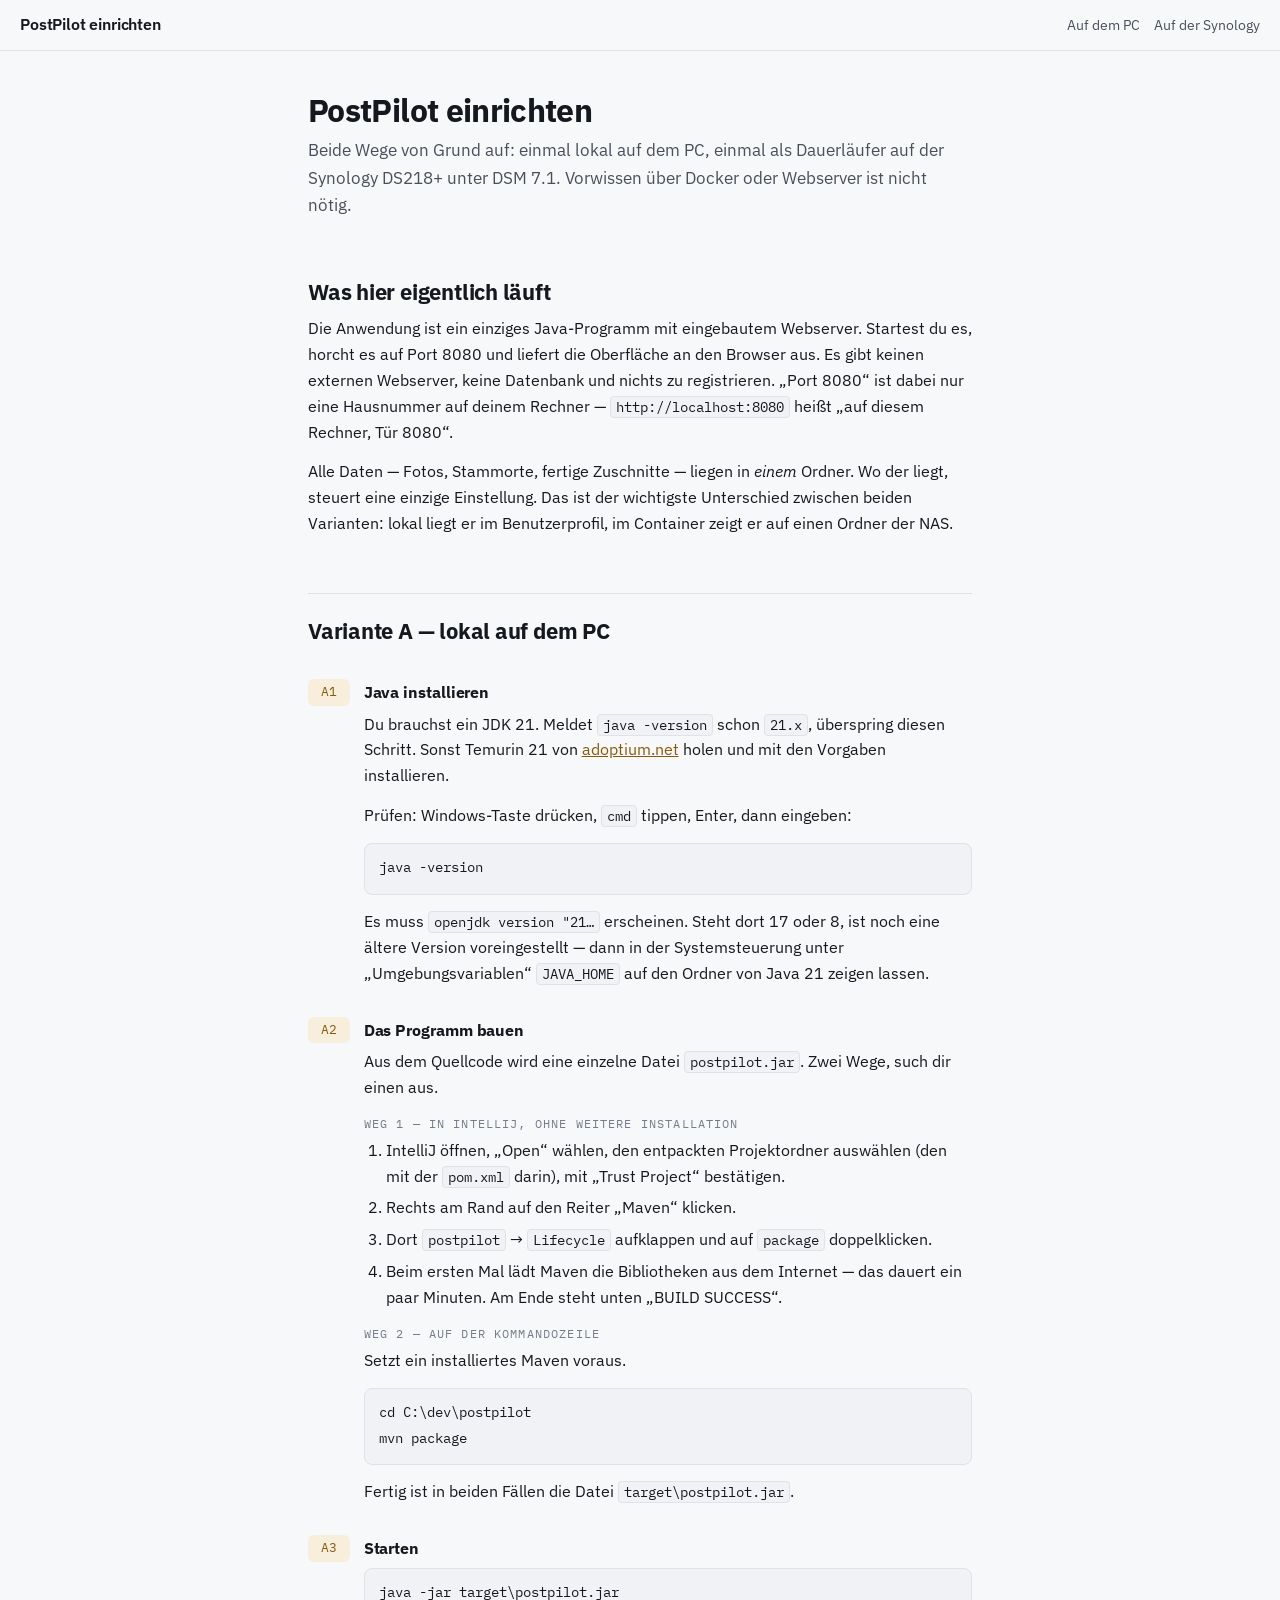
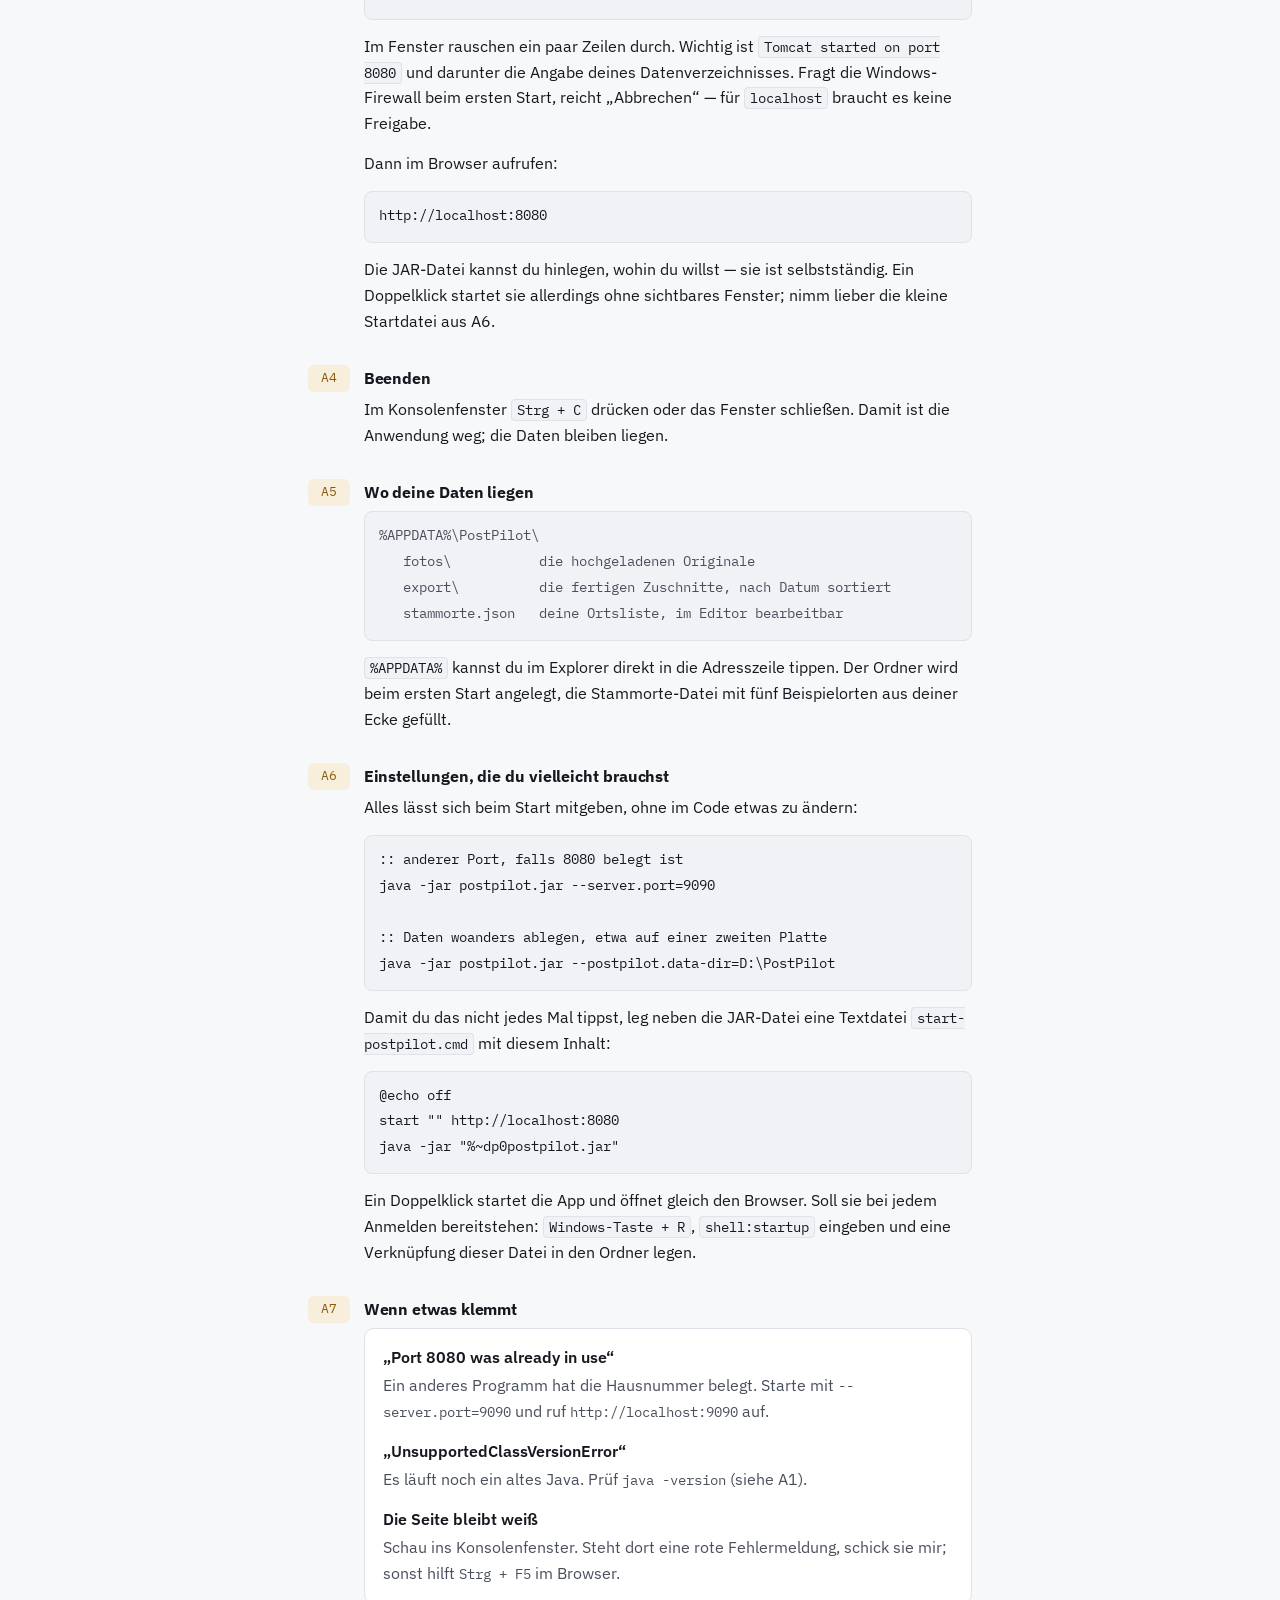
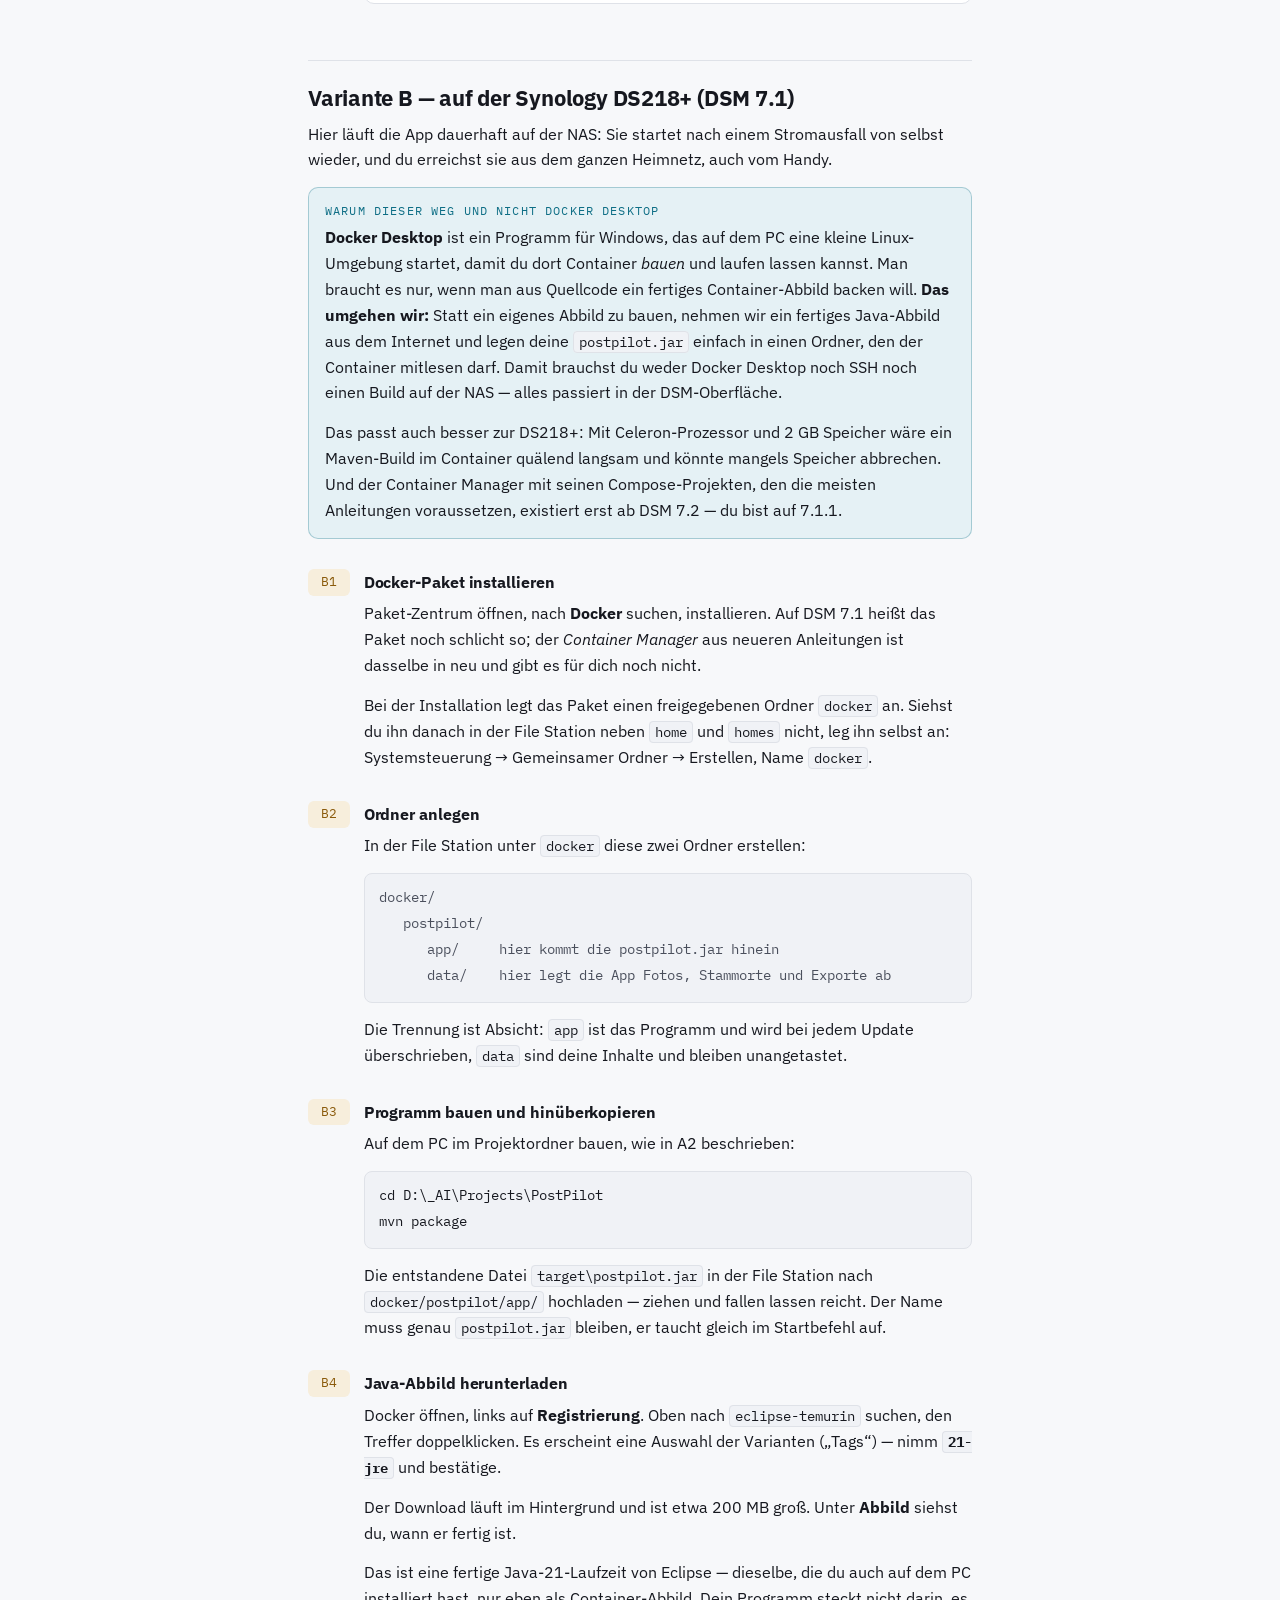
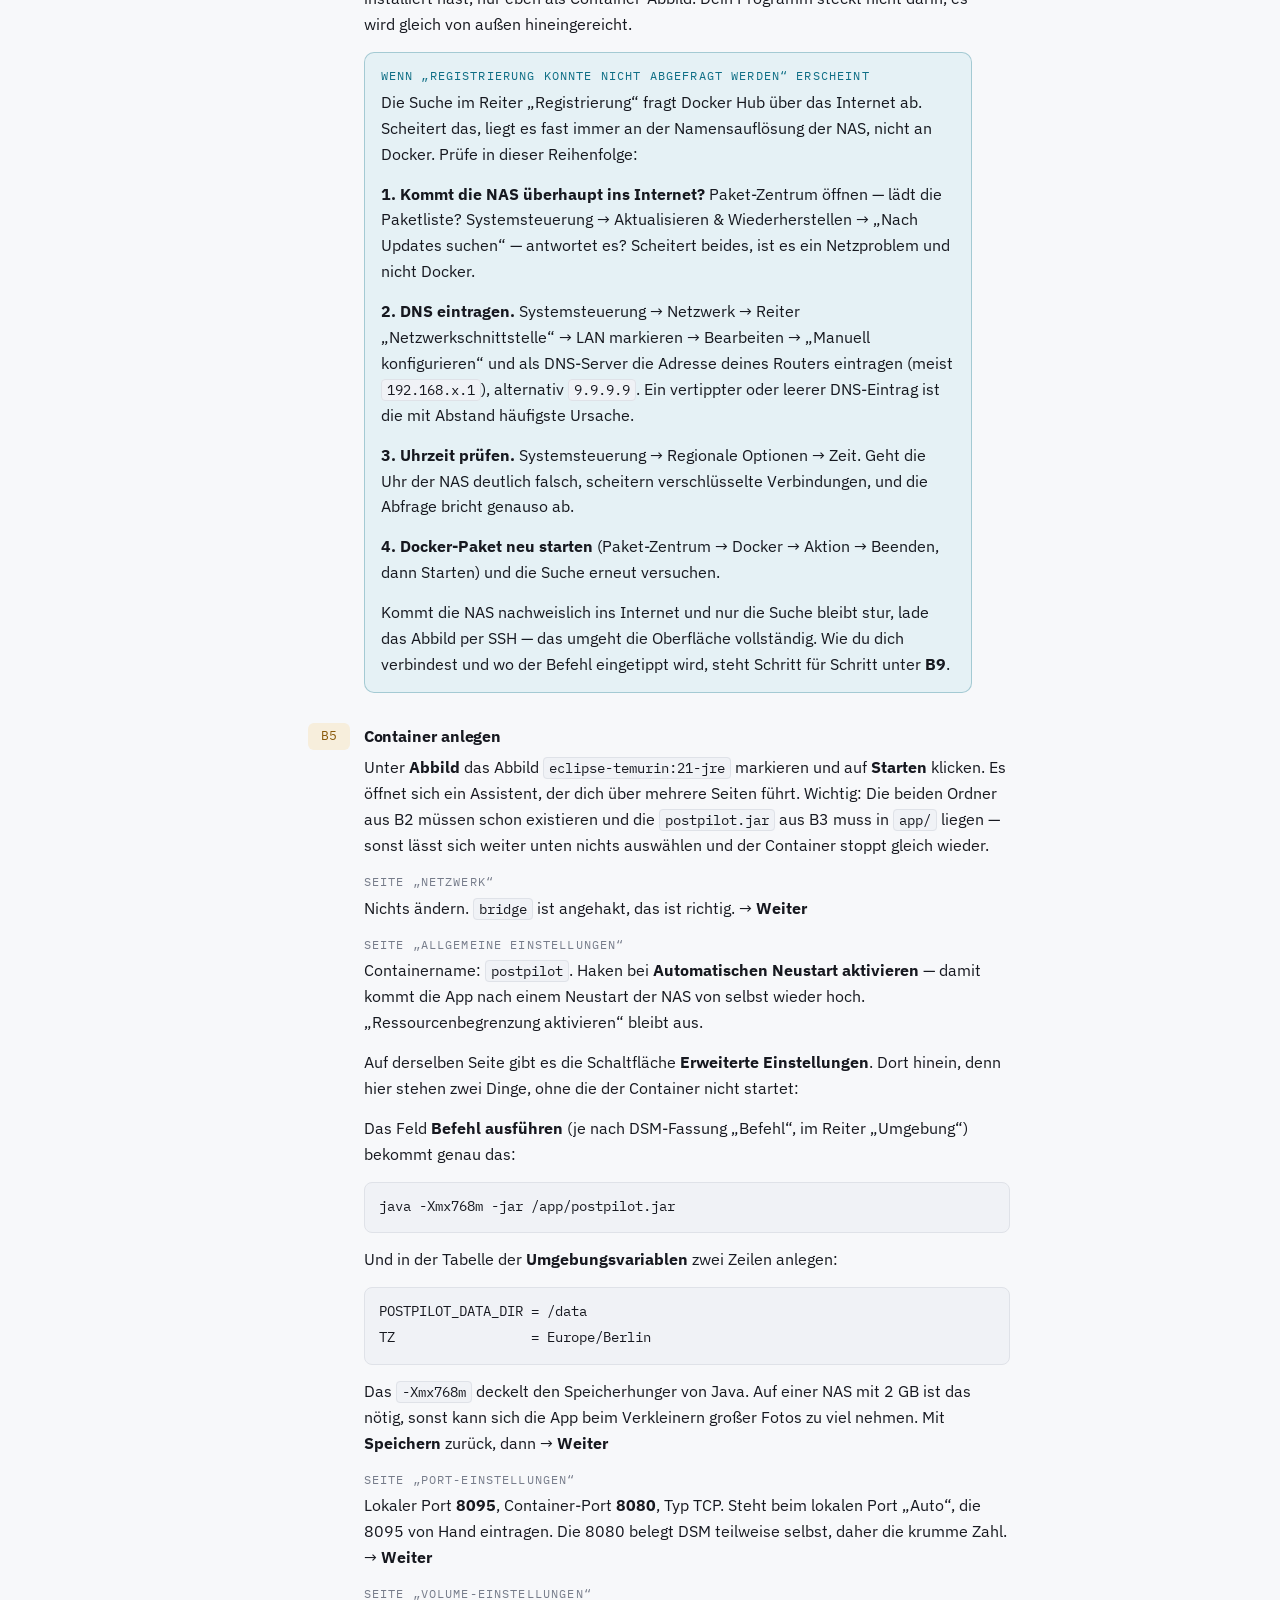
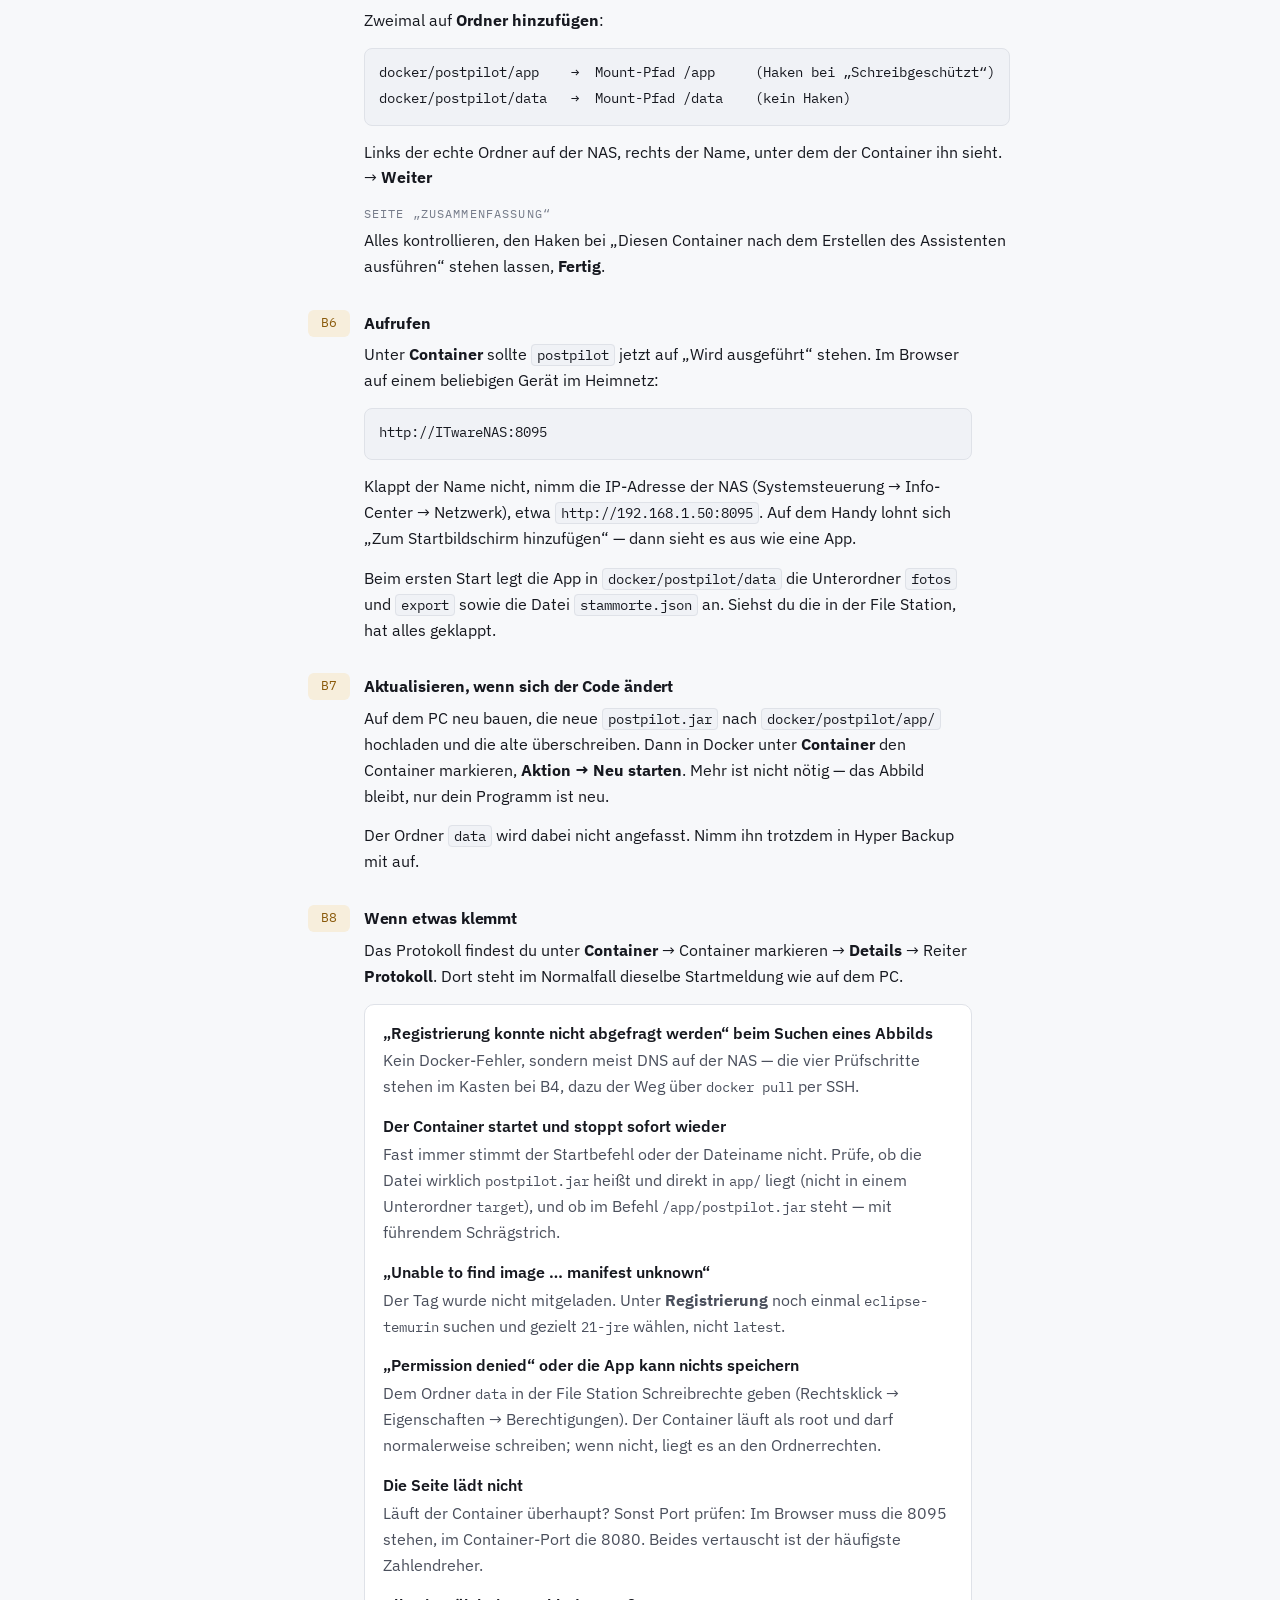
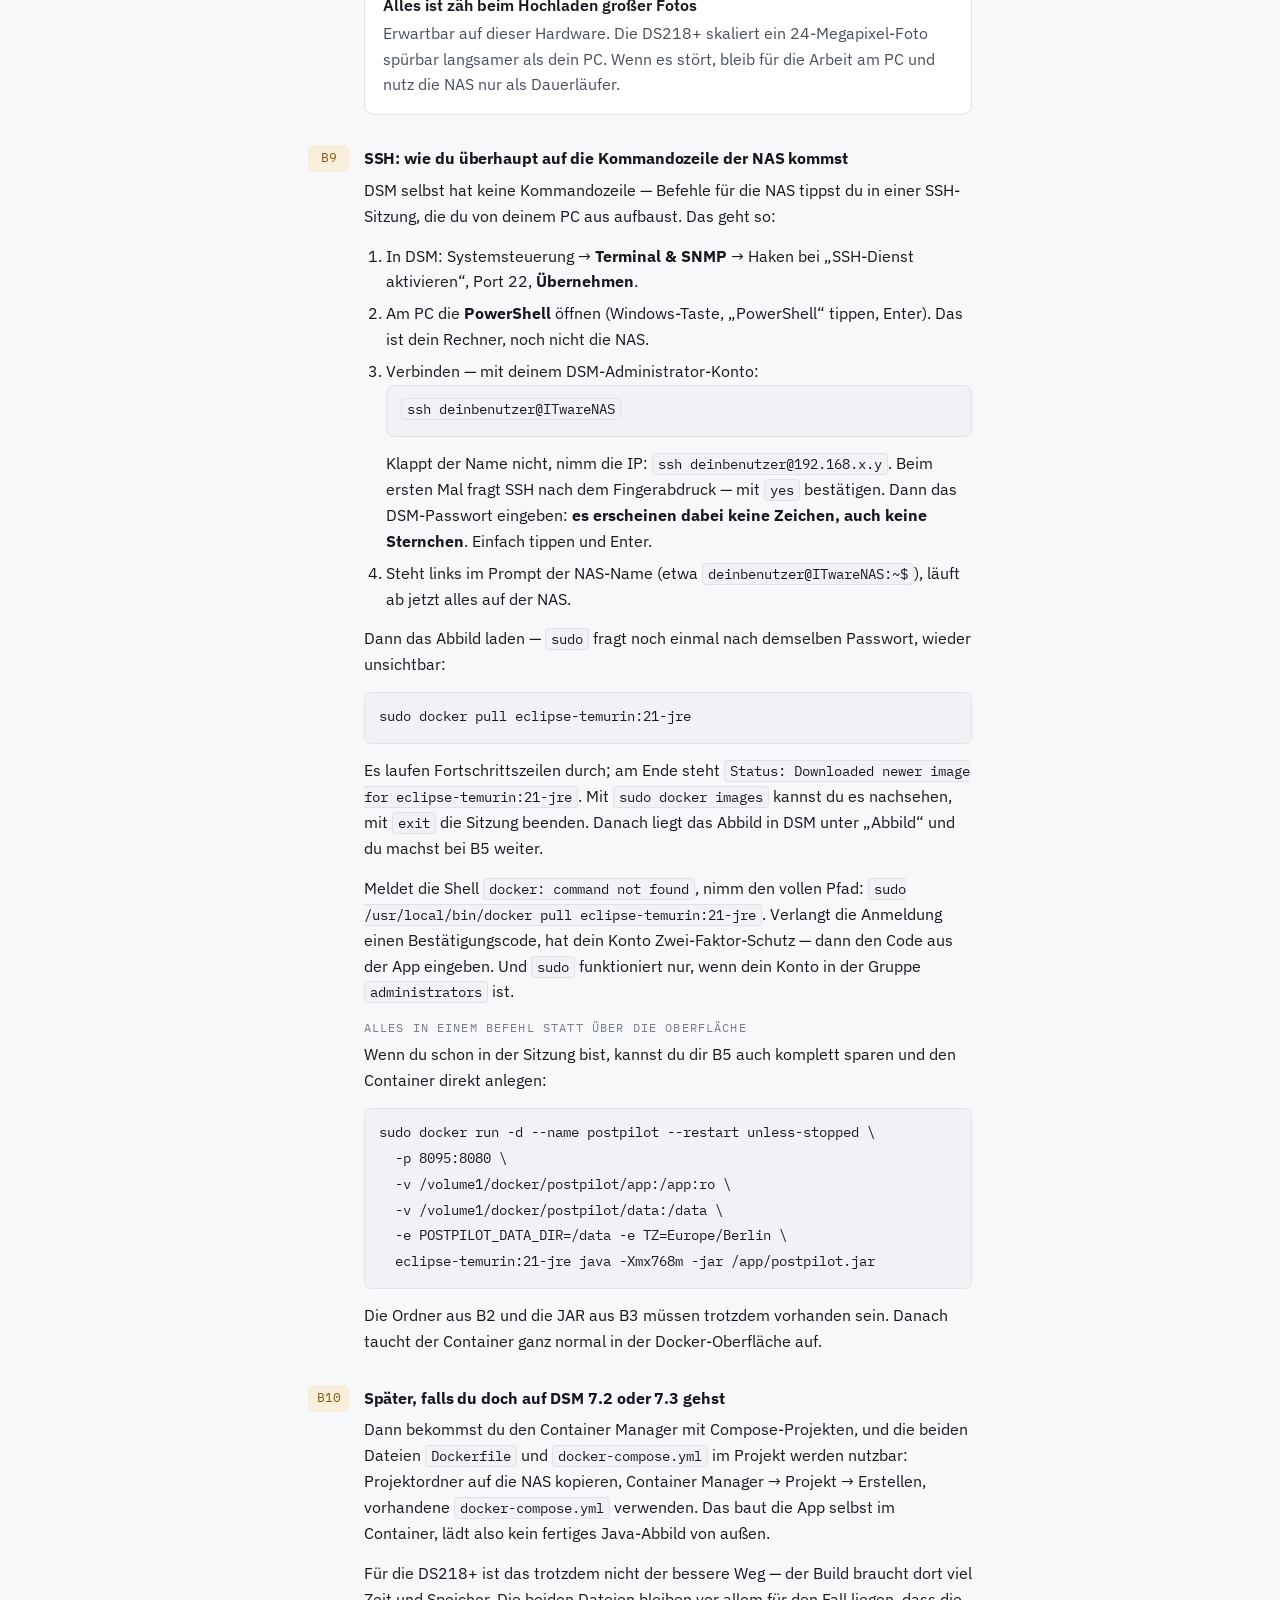
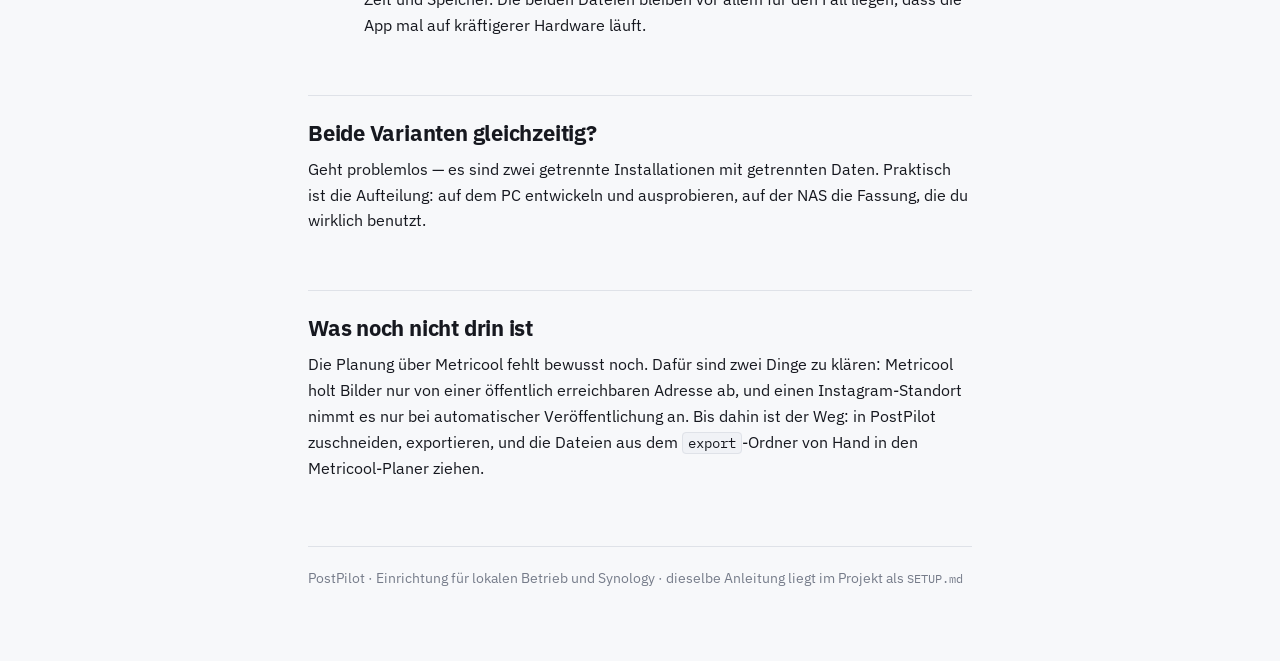
<file: EINRICHTUNG.html>
<!doctype html>
<html lang="de">
<head>
<meta charset="utf-8">
<meta name="viewport" content="width=device-width, initial-scale=1">
<title>PostPilot einrichten</title>
<link rel="preconnect" href="https://fonts.googleapis.com">
<link rel="preconnect" href="https://fonts.gstatic.com" crossorigin>
<link rel="stylesheet" href="https://fonts.googleapis.com/css2?family=IBM+Plex+Mono:wght@400;500&family=IBM+Plex+Sans:wght@400;500;600&display=swap">
<style>
  :root {
    --bg: #F7F8FA;
    --surface: #FFFFFF;
    --ink: #16181F;
    --ink-dim: #4A4F5C;
    --ink-faint: #767C8A;
    --line: #DFE2E8;
    --accent: #8A5A0B;
    --accent-soft: #F7EEDC;
    --info: #0E6E85;
    --info-soft: #E5F1F5;
    --code-bg: #F0F2F6;
    color-scheme: light;
  }
  @media (prefers-color-scheme: dark) {
    :root:not([data-theme="light"]) {
      --bg: #15171F;
      --surface: #1B1D26;
      --ink: #ECEEF3;
      --ink-dim: #A9ADBA;
      --ink-faint: #767C8A;
      --line: #2A2C36;
      --accent: #E2A54A;
      --accent-soft: #2A2214;
      --info: #4FC3D9;
      --info-soft: #17262B;
      --code-bg: #22242E;
      color-scheme: dark;
    }
  }

  * { box-sizing: border-box; }

  body {
    margin: 0;
    background: var(--bg);
    color: var(--ink);
    font-family: "IBM Plex Sans", ui-sans-serif, system-ui, -apple-system, sans-serif;
    font-size: 16px;
    line-height: 1.62;
    -webkit-font-smoothing: antialiased;
  }

  .topbar {
    position: sticky; top: 0; z-index: 10;
    display: flex; align-items: center; gap: 16px; flex-wrap: wrap;
    padding: 12px 20px;
    background: color-mix(in srgb, var(--bg) 92%, transparent);
    backdrop-filter: blur(8px);
    border-bottom: 1px solid var(--line);
  }
  .topbar .name { font-weight: 600; letter-spacing: -0.01em; }
  .topbar nav { display: flex; gap: 14px; margin-left: auto; font-size: 14px; }
  .topbar a { color: var(--ink-dim); text-decoration: none; }
  .topbar a:hover { color: var(--accent); text-decoration: underline; }

  .wrap { max-width: 44rem; margin: 0 auto; padding-block: 40px 72px; padding-left: 20px; padding-right: 20px; }

  h1 { font-size: 2rem; line-height: 1.2; margin: 0 0 8px; letter-spacing: -0.02em; text-wrap: balance; }
  .lede { color: var(--ink-dim); font-size: 1.05rem; margin: 0 0 32px; }

  h2 {
    font-size: 1.35rem; margin: 56px 0 6px; letter-spacing: -0.01em; text-wrap: balance;
    padding-top: 20px; border-top: 1px solid var(--line);
  }
  h2:first-of-type { border-top: 0; padding-top: 0; }
  h3 { font-size: 1.02rem; margin: 32px 0 6px; letter-spacing: -0.005em; }
  p { margin: 0 0 14px; }
  ul, ol { margin: 0 0 14px; padding-left: 22px; }
  li { margin-bottom: 6px; }
  a { color: var(--accent); }

  .eyebrow {
    font-family: "IBM Plex Mono", ui-monospace, monospace;
    font-size: 0.72rem; letter-spacing: 0.1em; text-transform: uppercase;
    color: var(--ink-faint); margin-bottom: 4px;
  }

  .step { display: grid; grid-template-columns: 2.6rem 1fr; gap: 4px 14px; margin: 30px 0; }
  .step > .marker {
    font-family: "IBM Plex Mono", ui-monospace, monospace;
    font-size: 0.8rem; color: var(--accent);
    background: var(--accent-soft);
    border-radius: 6px; padding: 3px 0; text-align: center; height: fit-content;
  }
  .step > .body > :first-child { margin-top: 0; }
  .step > .body > :last-child { margin-bottom: 0; }
  .step h3 { margin-top: 0; }

  pre {
    background: var(--code-bg); border: 1px solid var(--line);
    border-radius: 8px; padding: 12px 14px; margin: 0 0 14px;
    overflow-x: auto;
  }
  code {
    font-family: "IBM Plex Mono", ui-monospace, SFMono-Regular, monospace;
    font-size: 0.86em;
  }
  p code, li code, td code {
    background: var(--code-bg); border: 1px solid var(--line);
    border-radius: 4px; padding: 1px 5px;
  }

  .note {
    background: var(--info-soft); border: 1px solid color-mix(in srgb, var(--info) 30%, transparent);
    border-radius: 10px; padding: 14px 16px; margin: 0 0 18px;
  }
  .note .eyebrow { color: var(--info); }
  .note > :last-child { margin-bottom: 0; }

  .trouble { background: var(--surface); border: 1px solid var(--line); border-radius: 10px; padding: 16px 18px; margin: 0 0 14px; }
  .trouble > :last-child { margin-bottom: 0; }
  .trouble dt { font-weight: 600; margin-bottom: 2px; }
  .trouble dd { margin: 0 0 14px; color: var(--ink-dim); }
  .trouble dd:last-child { margin-bottom: 0; }

  .tree { color: var(--ink-dim); }

  footer { margin-top: 64px; padding-top: 20px; border-top: 1px solid var(--line); color: var(--ink-faint); font-size: 0.86rem; }

  @media print {
    .topbar { display: none; }
    body { background: #fff; color: #000; font-size: 11pt; }
    .wrap { max-width: none; padding: 0; }
    pre, .note, .trouble { break-inside: avoid; }
    h2 { break-after: avoid; }
    .step { break-inside: avoid; }
  }
</style>
</head>
<body>

<div class="topbar">
  <span class="name">PostPilot einrichten</span>
  <nav>
    <a href="#lokal">Auf dem PC</a>
    <a href="#nas">Auf der Synology</a>
  </nav>
</div>

<div class="wrap">

  <h1>PostPilot einrichten</h1>
  <p class="lede">Beide Wege von Grund auf: einmal lokal auf dem PC, einmal als Dauerläufer
    auf der Synology DS218+ unter DSM 7.1. Vorwissen über Docker oder Webserver ist nicht nötig.</p>

  <h2>Was hier eigentlich läuft</h2>
  <p>Die Anwendung ist ein einziges Java-Programm mit eingebautem Webserver. Startest du es,
    horcht es auf Port 8080 und liefert die Oberfläche an den Browser aus. Es gibt keinen
    externen Webserver, keine Datenbank und nichts zu registrieren. „Port 8080“ ist dabei nur
    eine Hausnummer auf deinem Rechner — <code>http://localhost:8080</code> heißt
    „auf diesem Rechner, Tür 8080“.</p>
  <p>Alle Daten — Fotos, Stammorte, fertige Zuschnitte — liegen in <em>einem</em> Ordner. Wo der
    liegt, steuert eine einzige Einstellung. Das ist der wichtigste Unterschied zwischen beiden
    Varianten: lokal liegt er im Benutzerprofil, im Container zeigt er auf einen Ordner der NAS.</p>

  <h2 id="lokal">Variante A — lokal auf dem PC</h2>

  <div class="step">
    <div class="marker">A1</div>
    <div class="body">
      <h3>Java installieren</h3>
      <p>Du brauchst ein JDK 21. Meldet <code>java -version</code> schon <code>21.x</code>,
        überspring diesen Schritt. Sonst Temurin 21 von
        <a href="https://adoptium.net">adoptium.net</a> holen und mit den Vorgaben installieren.</p>
      <p>Prüfen: Windows-Taste drücken, <code>cmd</code> tippen, Enter, dann eingeben:</p>
      <pre><code>java -version</code></pre>
      <p>Es muss <code>openjdk version "21…</code> erscheinen. Steht dort 17 oder 8, ist noch eine
        ältere Version voreingestellt — dann in der Systemsteuerung unter „Umgebungsvariablen“
        <code>JAVA_HOME</code> auf den Ordner von Java 21 zeigen lassen.</p>
    </div>
  </div>

  <div class="step">
    <div class="marker">A2</div>
    <div class="body">
      <h3>Das Programm bauen</h3>
      <p>Aus dem Quellcode wird eine einzelne Datei <code>postpilot.jar</code>. Zwei Wege,
        such dir einen aus.</p>

      <p class="eyebrow">Weg 1 — in IntelliJ, ohne weitere Installation</p>
      <ol>
        <li>IntelliJ öffnen, „Open“ wählen, den entpackten Projektordner auswählen (den mit der
          <code>pom.xml</code> darin), mit „Trust Project“ bestätigen.</li>
        <li>Rechts am Rand auf den Reiter „Maven“ klicken.</li>
        <li>Dort <code>postpilot</code> → <code>Lifecycle</code> aufklappen und auf
          <code>package</code> doppelklicken.</li>
        <li>Beim ersten Mal lädt Maven die Bibliotheken aus dem Internet — das dauert ein paar
          Minuten. Am Ende steht unten „BUILD SUCCESS“.</li>
      </ol>

      <p class="eyebrow">Weg 2 — auf der Kommandozeile</p>
      <p>Setzt ein installiertes Maven voraus.</p>
      <pre><code>cd C:\dev\postpilot
mvn package</code></pre>
      <p>Fertig ist in beiden Fällen die Datei <code>target\postpilot.jar</code>.</p>
    </div>
  </div>

  <div class="step">
    <div class="marker">A3</div>
    <div class="body">
      <h3>Starten</h3>
      <pre><code>java -jar target\postpilot.jar</code></pre>
      <p>Im Fenster rauschen ein paar Zeilen durch. Wichtig ist
        <code>Tomcat started on port 8080</code> und darunter die Angabe deines
        Datenverzeichnisses. Fragt die Windows-Firewall beim ersten Start, reicht „Abbrechen“ —
        für <code>localhost</code> braucht es keine Freigabe.</p>
      <p>Dann im Browser aufrufen:</p>
      <pre><code>http://localhost:8080</code></pre>
      <p>Die JAR-Datei kannst du hinlegen, wohin du willst — sie ist selbstständig. Ein
        Doppelklick startet sie allerdings ohne sichtbares Fenster; nimm lieber die kleine
        Startdatei aus A6.</p>
    </div>
  </div>

  <div class="step">
    <div class="marker">A4</div>
    <div class="body">
      <h3>Beenden</h3>
      <p>Im Konsolenfenster <code>Strg + C</code> drücken oder das Fenster schließen. Damit ist
        die Anwendung weg; die Daten bleiben liegen.</p>
    </div>
  </div>

  <div class="step">
    <div class="marker">A5</div>
    <div class="body">
      <h3>Wo deine Daten liegen</h3>
      <pre class="tree"><code>%APPDATA%\PostPilot\
   fotos\           die hochgeladenen Originale
   export\          die fertigen Zuschnitte, nach Datum sortiert
   stammorte.json   deine Ortsliste, im Editor bearbeitbar</code></pre>
      <p><code>%APPDATA%</code> kannst du im Explorer direkt in die Adresszeile tippen. Der Ordner
        wird beim ersten Start angelegt, die Stammorte-Datei mit fünf Beispielorten aus deiner
        Ecke gefüllt.</p>
    </div>
  </div>

  <div class="step">
    <div class="marker">A6</div>
    <div class="body">
      <h3>Einstellungen, die du vielleicht brauchst</h3>
      <p>Alles lässt sich beim Start mitgeben, ohne im Code etwas zu ändern:</p>
      <pre><code>:: anderer Port, falls 8080 belegt ist
java -jar postpilot.jar --server.port=9090

:: Daten woanders ablegen, etwa auf einer zweiten Platte
java -jar postpilot.jar --postpilot.data-dir=D:\PostPilot</code></pre>
      <p>Damit du das nicht jedes Mal tippst, leg neben die JAR-Datei eine Textdatei
        <code>start-postpilot.cmd</code> mit diesem Inhalt:</p>
      <pre><code>@echo off
start "" http://localhost:8080
java -jar "%~dp0postpilot.jar"</code></pre>
      <p>Ein Doppelklick startet die App und öffnet gleich den Browser. Soll sie bei jedem
        Anmelden bereitstehen: <code>Windows-Taste + R</code>, <code>shell:startup</code> eingeben
        und eine Verknüpfung dieser Datei in den Ordner legen.</p>
    </div>
  </div>

  <div class="step">
    <div class="marker">A7</div>
    <div class="body">
      <h3>Wenn etwas klemmt</h3>
      <dl class="trouble">
        <dt>„Port 8080 was already in use“</dt>
        <dd>Ein anderes Programm hat die Hausnummer belegt. Starte mit
          <code>--server.port=9090</code> und ruf <code>http://localhost:9090</code> auf.</dd>
        <dt>„UnsupportedClassVersionError“</dt>
        <dd>Es läuft noch ein altes Java. Prüf <code>java -version</code> (siehe A1).</dd>
        <dt>Die Seite bleibt weiß</dt>
        <dd>Schau ins Konsolenfenster. Steht dort eine rote Fehlermeldung, schick sie mir;
          sonst hilft <code>Strg + F5</code> im Browser.</dd>
      </dl>
    </div>
  </div>

  <h2 id="nas">Variante B — auf der Synology DS218+ (DSM 7.1)</h2>
  <p>Hier läuft die App dauerhaft auf der NAS: Sie startet nach einem Stromausfall von selbst
    wieder, und du erreichst sie aus dem ganzen Heimnetz, auch vom Handy.</p>

  <div class="note">
    <div class="eyebrow">Warum dieser Weg und nicht Docker Desktop</div>
    <p><strong>Docker Desktop</strong> ist ein Programm für Windows, das auf dem PC eine kleine
      Linux-Umgebung startet, damit du dort Container <em>bauen</em> und laufen lassen kannst.
      Man braucht es nur, wenn man aus Quellcode ein fertiges Container-Abbild backen will.
      <strong>Das umgehen wir:</strong> Statt ein eigenes Abbild zu bauen, nehmen wir ein
      fertiges Java-Abbild aus dem Internet und legen deine <code>postpilot.jar</code> einfach
      in einen Ordner, den der Container mitlesen darf. Damit brauchst du weder Docker Desktop
      noch SSH noch einen Build auf der NAS — alles passiert in der DSM-Oberfläche.</p>
    <p>Das passt auch besser zur DS218+: Mit Celeron-Prozessor und 2 GB Speicher wäre ein
      Maven-Build im Container quälend langsam und könnte mangels Speicher abbrechen. Und der
      Container Manager mit seinen Compose-Projekten, den die meisten Anleitungen voraussetzen,
      existiert erst ab DSM 7.2 — du bist auf 7.1.1.</p>
  </div>

  <div class="step">
    <div class="marker">B1</div>
    <div class="body">
      <h3>Docker-Paket installieren</h3>
      <p>Paket-Zentrum öffnen, nach <strong>Docker</strong> suchen, installieren. Auf DSM 7.1
        heißt das Paket noch schlicht so; der <em>Container Manager</em> aus neueren Anleitungen
        ist dasselbe in neu und gibt es für dich noch nicht.</p>
      <p>Bei der Installation legt das Paket einen freigegebenen Ordner <code>docker</code> an.
        Siehst du ihn danach in der File Station neben <code>home</code> und <code>homes</code>
        nicht, leg ihn selbst an: Systemsteuerung → Gemeinsamer Ordner → Erstellen, Name
        <code>docker</code>.</p>
    </div>
  </div>

  <div class="step">
    <div class="marker">B2</div>
    <div class="body">
      <h3>Ordner anlegen</h3>
      <p>In der File Station unter <code>docker</code> diese zwei Ordner erstellen:</p>
      <pre class="tree"><code>docker/
   postpilot/
      app/     hier kommt die postpilot.jar hinein
      data/    hier legt die App Fotos, Stammorte und Exporte ab</code></pre>
      <p>Die Trennung ist Absicht: <code>app</code> ist das Programm und wird bei jedem Update
        überschrieben, <code>data</code> sind deine Inhalte und bleiben unangetastet.</p>
    </div>
  </div>

  <div class="step">
    <div class="marker">B3</div>
    <div class="body">
      <h3>Programm bauen und hinüberkopieren</h3>
      <p>Auf dem PC im Projektordner bauen, wie in A2 beschrieben:</p>
      <pre><code>cd D:\_AI\Projects\PostPilot
mvn package</code></pre>
      <p>Die entstandene Datei <code>target\postpilot.jar</code> in der File Station nach
        <code>docker/postpilot/app/</code> hochladen — ziehen und fallen lassen reicht. Der Name
        muss genau <code>postpilot.jar</code> bleiben, er taucht gleich im Startbefehl auf.</p>
    </div>
  </div>

  <div class="step">
    <div class="marker">B4</div>
    <div class="body">
      <h3>Java-Abbild herunterladen</h3>
      <p>Docker öffnen, links auf <strong>Registrierung</strong>. Oben nach
        <code>eclipse-temurin</code> suchen, den Treffer doppelklicken. Es erscheint eine
        Auswahl der Varianten („Tags“) — nimm <strong><code>21-jre</code></strong> und bestätige.</p>
      <p>Der Download läuft im Hintergrund und ist etwa 200 MB groß. Unter
        <strong>Abbild</strong> siehst du, wann er fertig ist.</p>
      <p>Das ist eine fertige Java-21-Laufzeit von Eclipse — dieselbe, die du auch auf dem PC
        installiert hast, nur eben als Container-Abbild. Dein Programm steckt nicht darin, es
        wird gleich von außen hineingereicht.</p>

      <div class="note">
        <div class="eyebrow">Wenn „Registrierung konnte nicht abgefragt werden“ erscheint</div>
        <p>Die Suche im Reiter „Registrierung“ fragt Docker Hub über das Internet ab. Scheitert
          das, liegt es fast immer an der Namensauflösung der NAS, nicht an Docker. Prüfe in
          dieser Reihenfolge:</p>
        <p><strong>1. Kommt die NAS überhaupt ins Internet?</strong> Paket-Zentrum öffnen — lädt
          die Paketliste? Systemsteuerung → Aktualisieren &amp; Wiederherstellen → „Nach
          Updates suchen“ — antwortet es? Scheitert beides, ist es ein Netzproblem und nicht
          Docker.</p>
        <p><strong>2. DNS eintragen.</strong> Systemsteuerung → Netzwerk → Reiter
          „Netzwerkschnittstelle“ → LAN markieren → Bearbeiten → „Manuell konfigurieren“ und als
          DNS-Server die Adresse deines Routers eintragen (meist <code>192.168.x.1</code>),
          alternativ <code>9.9.9.9</code>. Ein vertippter oder leerer DNS-Eintrag ist die mit
          Abstand häufigste Ursache.</p>
        <p><strong>3. Uhrzeit prüfen.</strong> Systemsteuerung → Regionale Optionen → Zeit. Geht
          die Uhr der NAS deutlich falsch, scheitern verschlüsselte Verbindungen, und die
          Abfrage bricht genauso ab.</p>
        <p><strong>4. Docker-Paket neu starten</strong> (Paket-Zentrum → Docker → Aktion →
          Beenden, dann Starten) und die Suche erneut versuchen.</p>
        <p>Kommt die NAS nachweislich ins Internet und nur die Suche bleibt stur, lade das
          Abbild per SSH — das umgeht die Oberfläche vollständig. Wie du dich verbindest und
          wo der Befehl eingetippt wird, steht Schritt für Schritt unter <strong>B9</strong>.</p>
      </div>
    </div>
  </div>

  <div class="step">
    <div class="marker">B5</div>
    <div class="body">
      <h3>Container anlegen</h3>
      <p>Unter <strong>Abbild</strong> das Abbild <code>eclipse-temurin:21-jre</code> markieren
        und auf <strong>Starten</strong> klicken. Es öffnet sich ein Assistent, der dich über
        mehrere Seiten führt. Wichtig: Die beiden Ordner aus B2 müssen schon existieren und die
        <code>postpilot.jar</code> aus B3 muss in <code>app/</code> liegen — sonst lässt sich
        weiter unten nichts auswählen und der Container stoppt gleich wieder.</p>

      <p class="eyebrow">Seite „Netzwerk“</p>
      <p>Nichts ändern. <code>bridge</code> ist angehakt, das ist richtig. → <strong>Weiter</strong></p>

      <p class="eyebrow">Seite „Allgemeine Einstellungen“</p>
      <p>Containername: <code>postpilot</code>. Haken bei <strong>Automatischen Neustart
        aktivieren</strong> — damit kommt die App nach einem Neustart der NAS von selbst wieder
        hoch. „Ressourcenbegrenzung aktivieren“ bleibt aus.</p>
      <p>Auf derselben Seite gibt es die Schaltfläche <strong>Erweiterte Einstellungen</strong>.
        Dort hinein, denn hier stehen zwei Dinge, ohne die der Container nicht startet:</p>
      <p>Das Feld <strong>Befehl ausführen</strong> (je nach DSM-Fassung „Befehl“, im Reiter
        „Umgebung“) bekommt genau das:</p>
      <pre><code>java -Xmx768m -jar /app/postpilot.jar</code></pre>
      <p>Und in der Tabelle der <strong>Umgebungsvariablen</strong> zwei Zeilen anlegen:</p>
      <pre><code>POSTPILOT_DATA_DIR = /data
TZ                 = Europe/Berlin</code></pre>
      <p>Das <code>-Xmx768m</code> deckelt den Speicherhunger von Java. Auf einer NAS mit 2 GB
        ist das nötig, sonst kann sich die App beim Verkleinern großer Fotos zu viel nehmen.
        Mit <strong>Speichern</strong> zurück, dann → <strong>Weiter</strong></p>

      <p class="eyebrow">Seite „Port-Einstellungen“</p>
      <p>Lokaler Port <strong>8095</strong>, Container-Port <strong>8080</strong>, Typ TCP.
        Steht beim lokalen Port „Auto“, die 8095 von Hand eintragen. Die 8080 belegt DSM
        teilweise selbst, daher die krumme Zahl. → <strong>Weiter</strong></p>

      <p class="eyebrow">Seite „Volume-Einstellungen“</p>
      <p>Zweimal auf <strong>Ordner hinzufügen</strong>:</p>
      <pre><code>docker/postpilot/app    →  Mount-Pfad /app     (Haken bei „Schreibgeschützt“)
docker/postpilot/data   →  Mount-Pfad /data    (kein Haken)</code></pre>
      <p>Links der echte Ordner auf der NAS, rechts der Name, unter dem der Container ihn sieht.
        → <strong>Weiter</strong></p>

      <p class="eyebrow">Seite „Zusammenfassung“</p>
      <p>Alles kontrollieren, den Haken bei „Diesen Container nach dem Erstellen des Assistenten
        ausführen“ stehen lassen, <strong>Fertig</strong>.</p>
    </div>
  </div>

  <div class="step">
    <div class="marker">B6</div>
    <div class="body">
      <h3>Aufrufen</h3>
      <p>Unter <strong>Container</strong> sollte <code>postpilot</code> jetzt auf „Wird
        ausgeführt“ stehen. Im Browser auf einem beliebigen Gerät im Heimnetz:</p>
      <pre><code>http://ITwareNAS:8095</code></pre>
      <p>Klappt der Name nicht, nimm die IP-Adresse der NAS (Systemsteuerung → Info-Center →
        Netzwerk), etwa <code>http://192.168.1.50:8095</code>. Auf dem Handy lohnt sich „Zum
        Startbildschirm hinzufügen“ — dann sieht es aus wie eine App.</p>
      <p>Beim ersten Start legt die App in <code>docker/postpilot/data</code> die Unterordner
        <code>fotos</code> und <code>export</code> sowie die Datei <code>stammorte.json</code>
        an. Siehst du die in der File Station, hat alles geklappt.</p>
    </div>
  </div>

  <div class="step">
    <div class="marker">B7</div>
    <div class="body">
      <h3>Aktualisieren, wenn sich der Code ändert</h3>
      <p>Auf dem PC neu bauen, die neue <code>postpilot.jar</code> nach
        <code>docker/postpilot/app/</code> hochladen und die alte überschreiben. Dann in Docker
        unter <strong>Container</strong> den Container markieren, <strong>Aktion → Neu
        starten</strong>. Mehr ist nicht nötig — das Abbild bleibt, nur dein Programm ist neu.</p>
      <p>Der Ordner <code>data</code> wird dabei nicht angefasst. Nimm ihn trotzdem in Hyper
        Backup mit auf.</p>
    </div>
  </div>

  <div class="step">
    <div class="marker">B8</div>
    <div class="body">
      <h3>Wenn etwas klemmt</h3>
      <p>Das Protokoll findest du unter <strong>Container</strong> → Container markieren →
        <strong>Details</strong> → Reiter <strong>Protokoll</strong>. Dort steht im Normalfall
        dieselbe Startmeldung wie auf dem PC.</p>
      <dl class="trouble">
        <dt>„Registrierung konnte nicht abgefragt werden“ beim Suchen eines Abbilds</dt>
        <dd>Kein Docker-Fehler, sondern meist DNS auf der NAS — die vier Prüfschritte stehen
          im Kasten bei B4, dazu der Weg über <code>docker pull</code> per SSH.</dd>
        <dt>Der Container startet und stoppt sofort wieder</dt>
        <dd>Fast immer stimmt der Startbefehl oder der Dateiname nicht. Prüfe, ob die Datei
          wirklich <code>postpilot.jar</code> heißt und direkt in <code>app/</code> liegt (nicht
          in einem Unterordner <code>target</code>), und ob im Befehl
          <code>/app/postpilot.jar</code> steht — mit führendem Schrägstrich.</dd>
        <dt>„Unable to find image … manifest unknown“</dt>
        <dd>Der Tag wurde nicht mitgeladen. Unter <strong>Registrierung</strong> noch einmal
          <code>eclipse-temurin</code> suchen und gezielt <code>21-jre</code> wählen, nicht
          <code>latest</code>.</dd>
        <dt>„Permission denied“ oder die App kann nichts speichern</dt>
        <dd>Dem Ordner <code>data</code> in der File Station Schreibrechte geben (Rechtsklick →
          Eigenschaften → Berechtigungen). Der Container läuft als root und darf normalerweise
          schreiben; wenn nicht, liegt es an den Ordnerrechten.</dd>
        <dt>Die Seite lädt nicht</dt>
        <dd>Läuft der Container überhaupt? Sonst Port prüfen: Im Browser muss die 8095 stehen,
          im Container-Port die 8080. Beides vertauscht ist der häufigste Zahlendreher.</dd>
        <dt>Alles ist zäh beim Hochladen großer Fotos</dt>
        <dd>Erwartbar auf dieser Hardware. Die DS218+ skaliert ein 24-Megapixel-Foto spürbar
          langsamer als dein PC. Wenn es stört, bleib für die Arbeit am PC und nutz die NAS nur
          als Dauerläufer.</dd>
      </dl>
    </div>
  </div>

  <div class="step">
    <div class="marker">B9</div>
    <div class="body">
      <h3>SSH: wie du überhaupt auf die Kommandozeile der NAS kommst</h3>
      <p>DSM selbst hat keine Kommandozeile — Befehle für die NAS tippst du in einer
        SSH-Sitzung, die du von deinem PC aus aufbaust. Das geht so:</p>
      <ol>
        <li>In DSM: Systemsteuerung → <strong>Terminal &amp; SNMP</strong> → Haken bei
          „SSH-Dienst aktivieren“, Port 22, <strong>Übernehmen</strong>.</li>
        <li>Am PC die <strong>PowerShell</strong> öffnen (Windows-Taste, „PowerShell“ tippen,
          Enter). Das ist dein Rechner, noch nicht die NAS.</li>
        <li>Verbinden — mit deinem DSM-Administrator-Konto:
          <pre><code>ssh deinbenutzer@ITwareNAS</code></pre>
          Klappt der Name nicht, nimm die IP: <code>ssh deinbenutzer@192.168.x.y</code>.
          Beim ersten Mal fragt SSH nach dem Fingerabdruck — mit <code>yes</code> bestätigen.
          Dann das DSM-Passwort eingeben: <strong>es erscheinen dabei keine Zeichen, auch keine
          Sternchen</strong>. Einfach tippen und Enter.</li>
        <li>Steht links im Prompt der NAS-Name (etwa <code>deinbenutzer@ITwareNAS:~$</code>),
          läuft ab jetzt alles auf der NAS.</li>
      </ol>
      <p>Dann das Abbild laden — <code>sudo</code> fragt noch einmal nach demselben Passwort,
        wieder unsichtbar:</p>
      <pre><code>sudo docker pull eclipse-temurin:21-jre</code></pre>
      <p>Es laufen Fortschrittszeilen durch; am Ende steht
        <code>Status: Downloaded newer image for eclipse-temurin:21-jre</code>. Mit
        <code>sudo docker images</code> kannst du es nachsehen, mit <code>exit</code> die
        Sitzung beenden. Danach liegt das Abbild in DSM unter „Abbild“ und du machst bei
        B5 weiter.</p>
      <p>Meldet die Shell <code>docker: command not found</code>, nimm den vollen Pfad:
        <code>sudo /usr/local/bin/docker pull eclipse-temurin:21-jre</code>. Verlangt die
        Anmeldung einen Bestätigungscode, hat dein Konto Zwei-Faktor-Schutz — dann den Code aus
        der App eingeben. Und <code>sudo</code> funktioniert nur, wenn dein Konto in der Gruppe
        <code>administrators</code> ist.</p>

      <p class="eyebrow">Alles in einem Befehl statt über die Oberfläche</p>
      <p>Wenn du schon in der Sitzung bist, kannst du dir B5 auch komplett sparen und den
        Container direkt anlegen:</p>
      <pre><code>sudo docker run -d --name postpilot --restart unless-stopped \
  -p 8095:8080 \
  -v /volume1/docker/postpilot/app:/app:ro \
  -v /volume1/docker/postpilot/data:/data \
  -e POSTPILOT_DATA_DIR=/data -e TZ=Europe/Berlin \
  eclipse-temurin:21-jre java -Xmx768m -jar /app/postpilot.jar</code></pre>
      <p>Die Ordner aus B2 und die JAR aus B3 müssen trotzdem vorhanden sein. Danach taucht der
        Container ganz normal in der Docker-Oberfläche auf.</p>
    </div>
  </div>

  <div class="step">
    <div class="marker">B10</div>
    <div class="body">
      <h3>Später, falls du doch auf DSM 7.2 oder 7.3 gehst</h3>
      <p>Dann bekommst du den Container Manager mit Compose-Projekten, und die beiden Dateien
        <code>Dockerfile</code> und <code>docker-compose.yml</code> im Projekt werden nutzbar:
        Projektordner auf die NAS kopieren, Container Manager → Projekt → Erstellen, vorhandene
        <code>docker-compose.yml</code> verwenden. Das baut die App selbst im Container, lädt
        also kein fertiges Java-Abbild von außen.</p>
      <p>Für die DS218+ ist das trotzdem nicht der bessere Weg — der Build braucht dort viel Zeit
        und Speicher. Die beiden Dateien bleiben vor allem für den Fall liegen, dass die App mal
        auf kräftigerer Hardware läuft.</p>
    </div>
  </div>


  <h2>Beide Varianten gleichzeitig?</h2>
  <p>Geht problemlos — es sind zwei getrennte Installationen mit getrennten Daten. Praktisch ist
    die Aufteilung: auf dem PC entwickeln und ausprobieren, auf der NAS die Fassung, die du
    wirklich benutzt.</p>

  <h2>Was noch nicht drin ist</h2>
  <p>Die Planung über Metricool fehlt bewusst noch. Dafür sind zwei Dinge zu klären: Metricool
    holt Bilder nur von einer öffentlich erreichbaren Adresse ab, und einen Instagram-Standort
    nimmt es nur bei automatischer Veröffentlichung an. Bis dahin ist der Weg: in PostPilot
    zuschneiden, exportieren, und die Dateien aus dem <code>export</code>-Ordner von Hand in den
    Metricool-Planer ziehen.</p>

  <footer>PostPilot · Einrichtung für lokalen Betrieb und Synology · dieselbe Anleitung liegt im
    Projekt als <code>SETUP.md</code></footer>

</div>
</body>
</html>
</file>
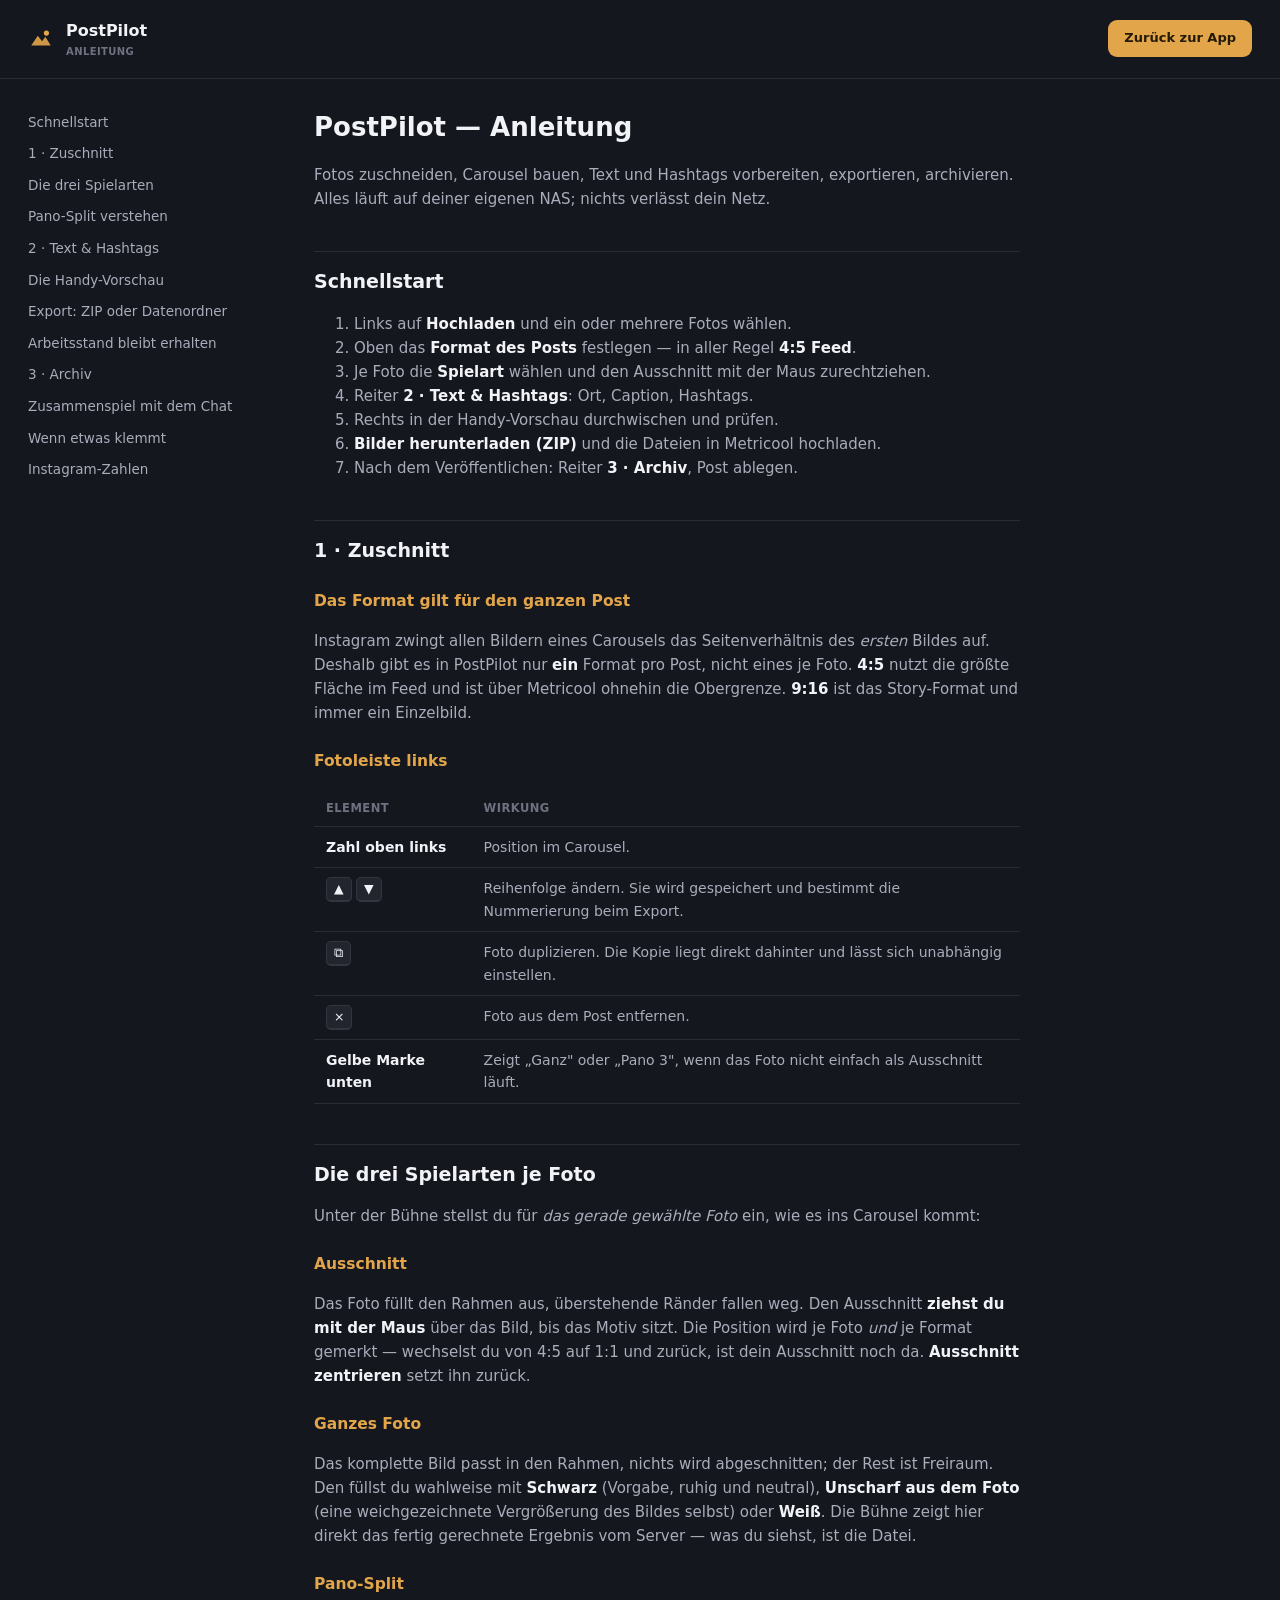
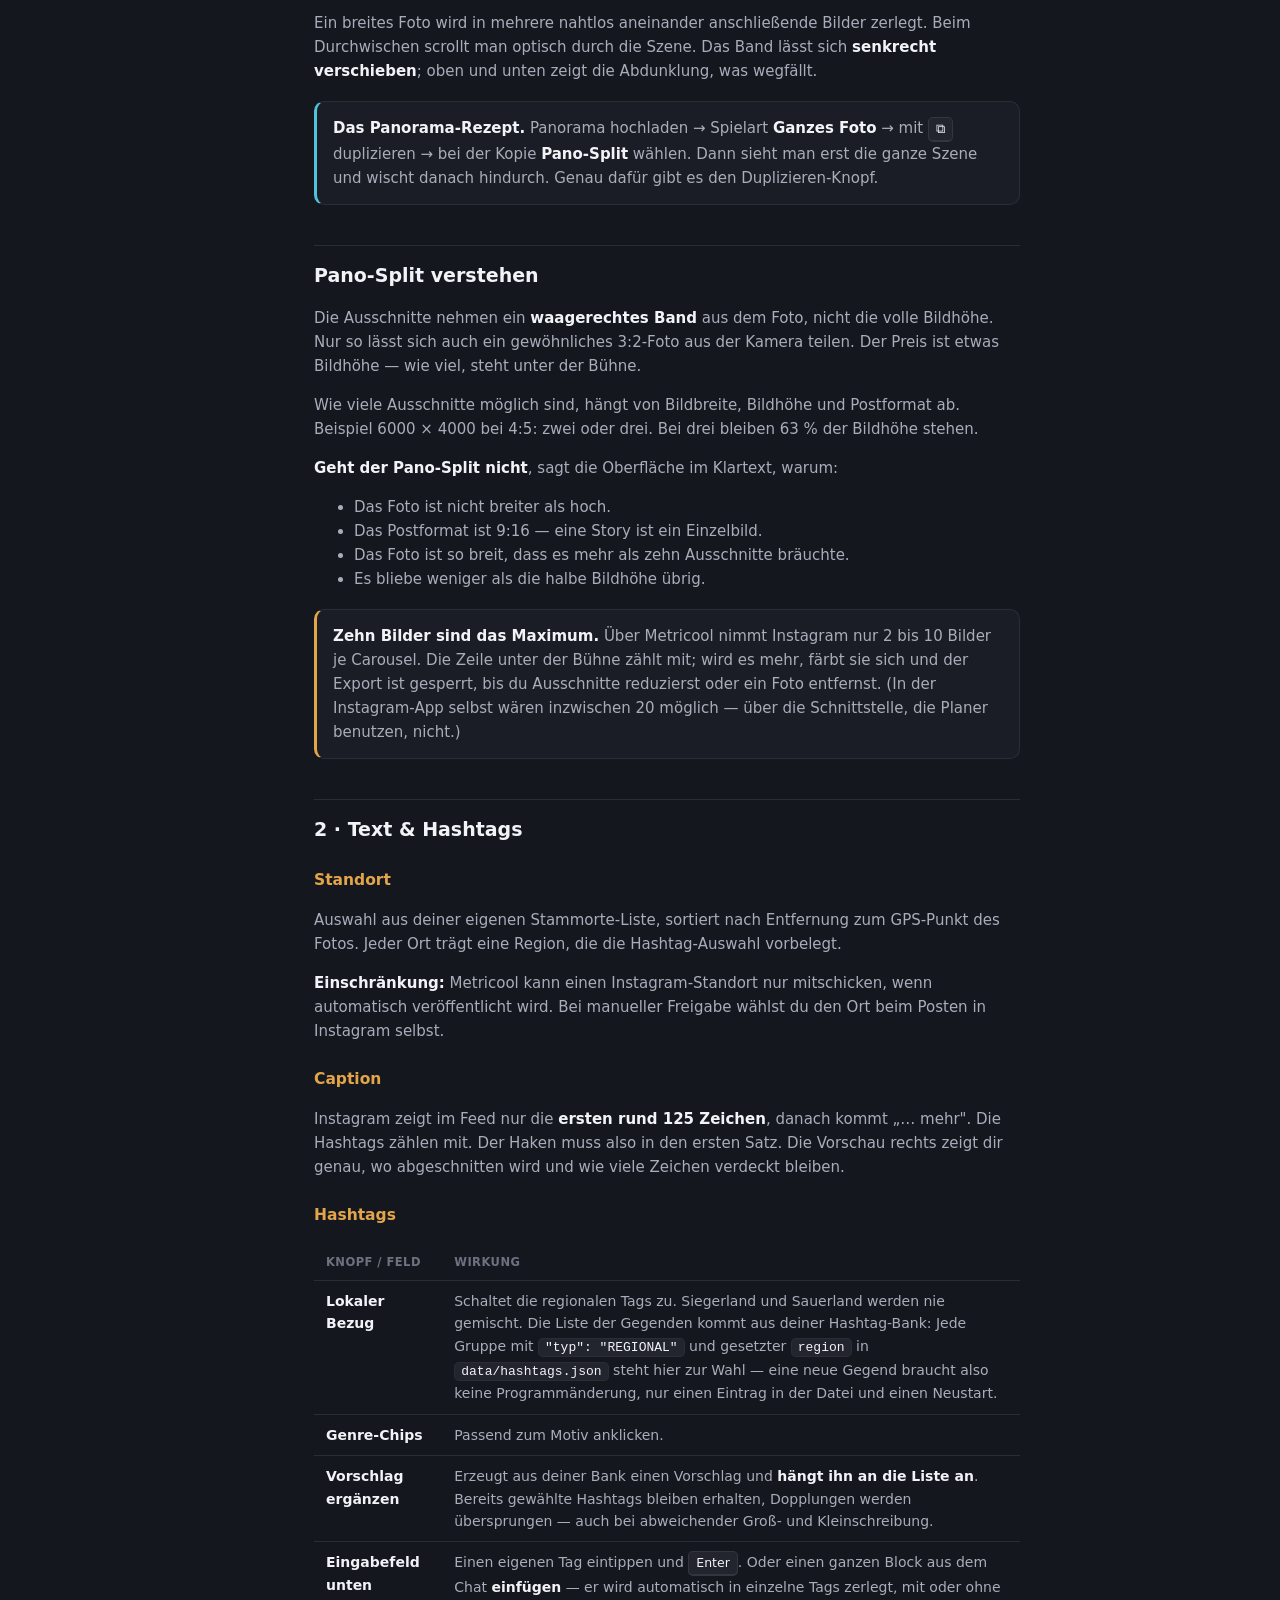
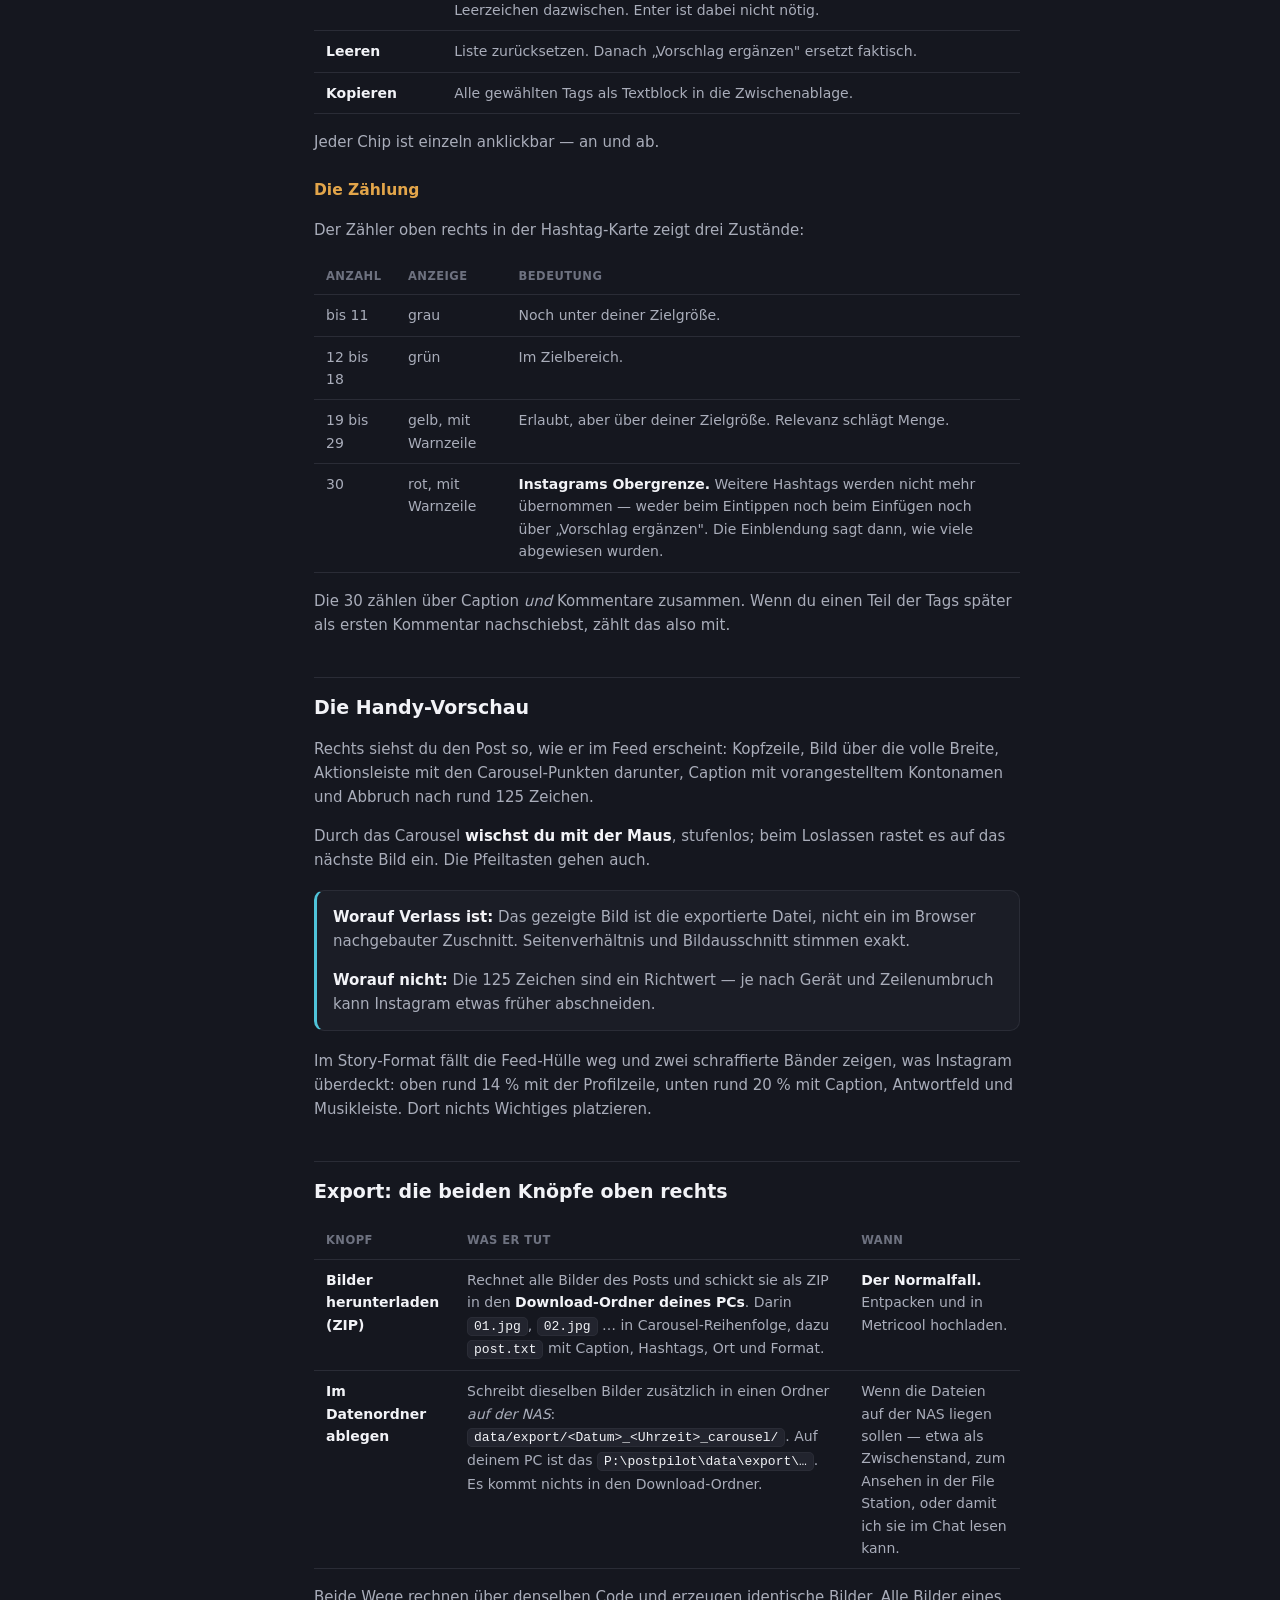
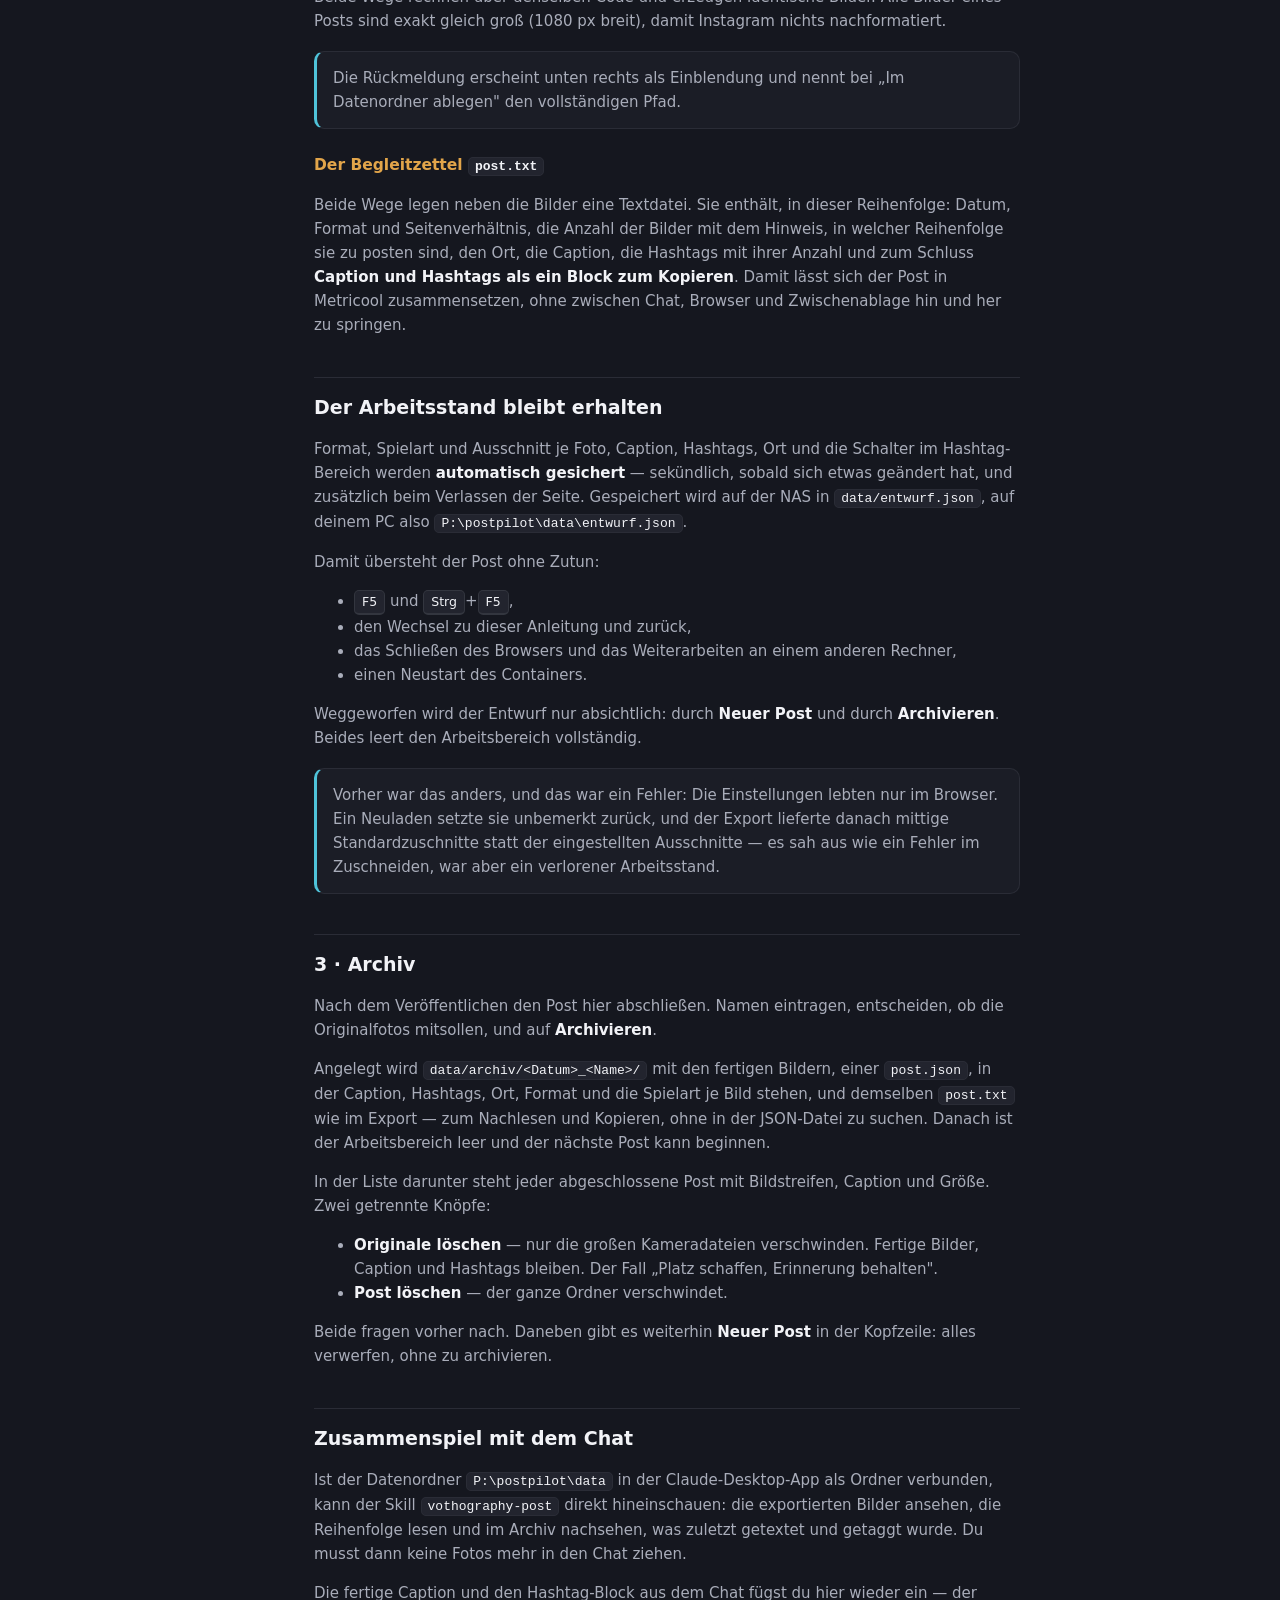
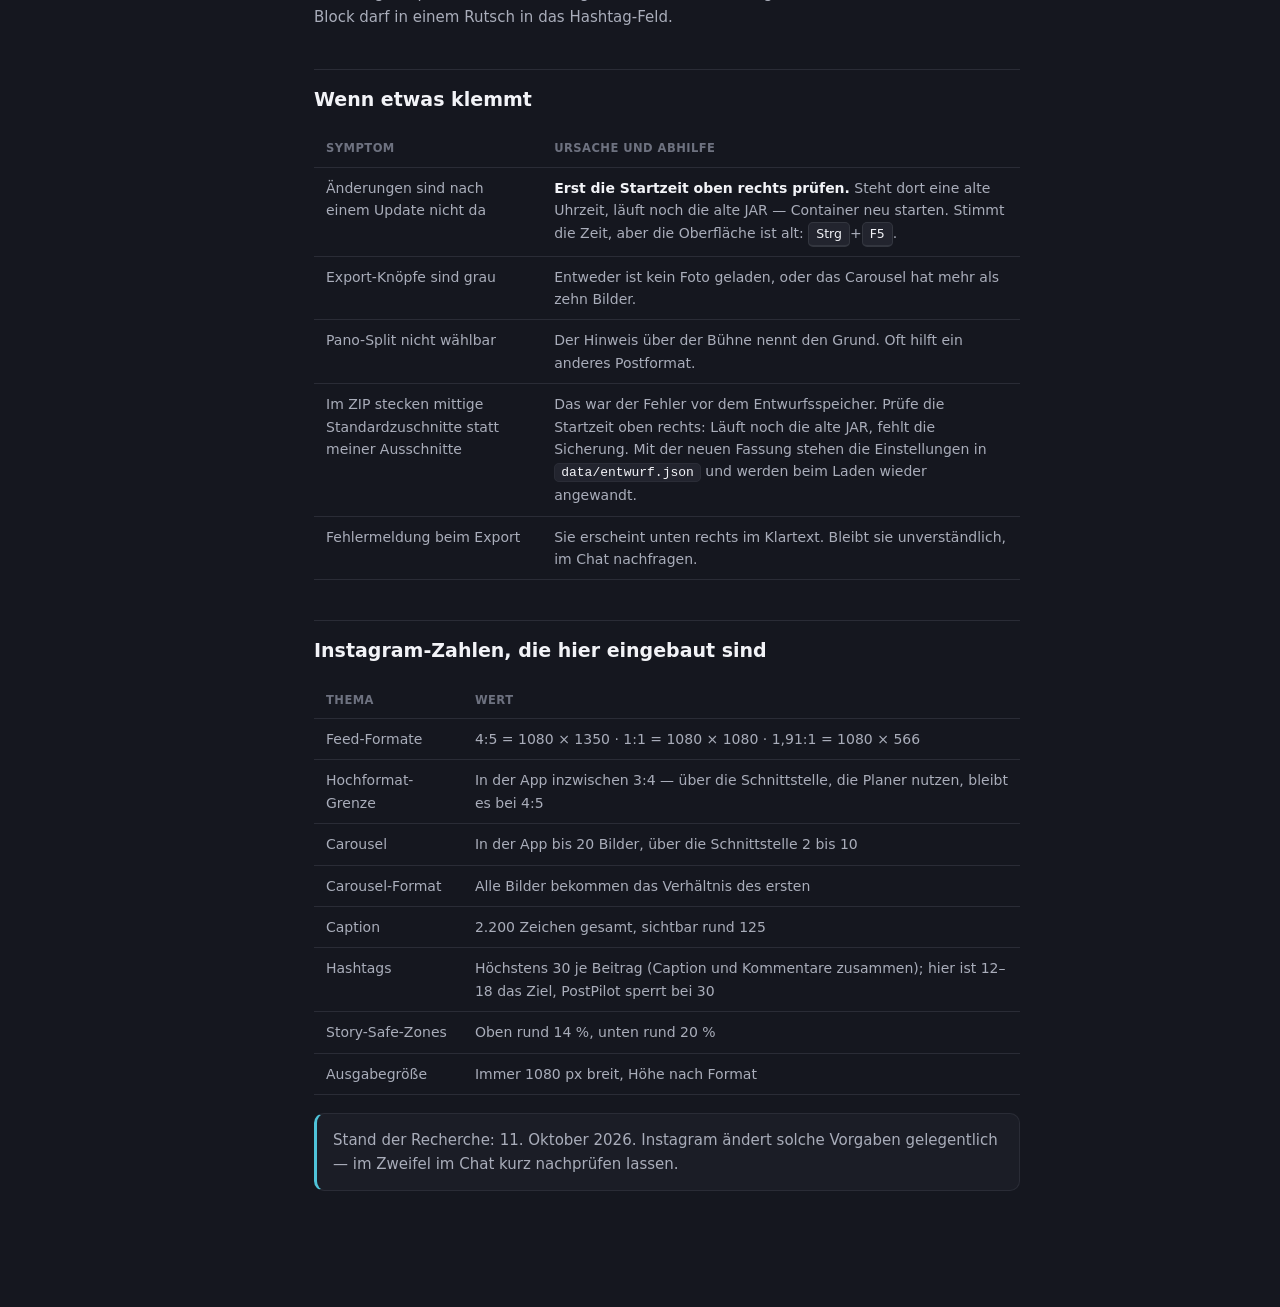
<file: src/main/resources/static/hilfe.html>
<!doctype html>
<html lang="de">
<head>
  <meta charset="utf-8">
  <meta name="viewport" content="width=device-width, initial-scale=1">
  <title>PostPilot — Anleitung</title>
  <link rel="icon" href="data:image/svg+xml,%3Csvg xmlns='http://www.w3.org/2000/svg' viewBox='0 0 24 24'%3E%3Crect width='24' height='24' rx='5' fill='%2315171F'/%3E%3Cpath d='M3 18 L9 9 L13 14 L16 10 L21 18 Z' fill='%23E2A54A'/%3E%3Ccircle cx='17' cy='6.5' r='2.4' fill='%23E2A54A'/%3E%3C/svg%3E">
  <style>
    :root {
      --bg: #15171F; --panel: #1B1D26; --panel-2: #22242E;
      --border: #33363F; --border-soft: #2A2C36;
      --text: #F2F3F7; --text-dim: #A9ADBA; --text-faint: #6E7280;
      --accent: #E2A54A; --accent-ink: #241A06; --teal: #4FC3D9;
    }
    * { box-sizing: border-box; }
    body {
      margin: 0; background: var(--bg); color: var(--text);
      font-family: "Segoe UI", system-ui, -apple-system, sans-serif;
      font-size: 15px; line-height: 1.6;
    }
    .kopf {
      display: flex; align-items: center; gap: 12px;
      padding: 18px 28px; border-bottom: 1px solid var(--border-soft);
      position: sticky; top: 0; background: var(--bg); z-index: 10;
    }
    .wortmarke { font-size: 16px; font-weight: 700; }
    .wortmarke small { display: block; font-size: 10px; color: var(--text-faint); letter-spacing: .04em; }
    .zurueck {
      margin-left: auto; color: var(--accent-ink); background: var(--accent);
      text-decoration: none; border-radius: 9px; padding: 8px 16px;
      font-size: 13px; font-weight: 600;
    }
    .rahmen { display: grid; grid-template-columns: 250px minmax(0, 1fr); gap: 36px; padding: 28px; }
    nav { position: sticky; top: 90px; align-self: start; font-size: 13.5px; }
    nav a { display: block; color: var(--text-dim); text-decoration: none; padding: 5px 0; }
    nav a:hover { color: var(--accent); }
    main { max-width: 74ch; padding-bottom: 80px; }
    h1 { font-size: 26px; margin: 0 0 6px; }
    h2 {
      font-size: 19px; margin: 40px 0 10px; padding-top: 14px;
      border-top: 1px solid var(--border-soft);
    }
    h3 { font-size: 15.5px; margin: 24px 0 6px; color: var(--accent); }
    p, li { color: var(--text-dim); }
    strong { color: var(--text); font-weight: 600; }
    code {
      background: var(--panel-2); border: 1px solid var(--border-soft);
      border-radius: 5px; padding: 1px 6px; font-size: 13px;
      font-family: Consolas, "SF Mono", monospace; color: var(--text);
    }
    .kasten {
      background: var(--panel); border: 1px solid var(--border-soft);
      border-left: 3px solid var(--teal);
      border-radius: 10px; padding: 14px 16px; margin: 18px 0;
    }
    .kasten.warnung { border-left-color: var(--accent); }
    .kasten p:first-child { margin-top: 0; }
    .kasten p:last-child { margin-bottom: 0; }
    table { border-collapse: collapse; width: 100%; margin: 16px 0; font-size: 14px; }
    th, td { text-align: left; padding: 9px 12px; border-bottom: 1px solid var(--border-soft); vertical-align: top; }
    th { color: var(--text-faint); font-size: 11.5px; letter-spacing: .04em; text-transform: uppercase; }
    td { color: var(--text-dim); }
    .taste {
      display: inline-block; background: var(--panel-2); border: 1px solid var(--border);
      border-bottom-width: 2px; border-radius: 5px; padding: 1px 7px;
      font-size: 12.5px; color: var(--text);
    }
    @media (max-width: 900px) {
      .rahmen { grid-template-columns: 1fr; }
      nav { position: static; }
    }
  </style>
</head>
<body>

<header class="kopf">
  <svg width="26" height="26" viewBox="0 0 24 24" fill="none" aria-hidden="true">
    <path d="M3 18 L9 9 L13 14 L16 10 L21 18 Z" fill="#E2A54A" opacity="0.9"/>
    <circle cx="17" cy="6.5" r="2.4" fill="#E2A54A"/>
  </svg>
  <div class="wortmarke">PostPilot<small>ANLEITUNG</small></div>
  <a class="zurueck" href="index.html">Zurück zur App</a>
</header>

<div class="rahmen">
  <nav>
    <a href="#start">Schnellstart</a>
    <a href="#zuschnitt">1 · Zuschnitt</a>
    <a href="#spielarten">Die drei Spielarten</a>
    <a href="#pano">Pano-Split verstehen</a>
    <a href="#text">2 · Text &amp; Hashtags</a>
    <a href="#vorschau">Die Handy-Vorschau</a>
    <a href="#export">Export: ZIP oder Datenordner</a>
    <a href="#entwurf">Arbeitsstand bleibt erhalten</a>
    <a href="#archiv">3 · Archiv</a>
    <a href="#chat">Zusammenspiel mit dem Chat</a>
    <a href="#klemmt">Wenn etwas klemmt</a>
    <a href="#zahlen">Instagram-Zahlen</a>
  </nav>

  <main>
    <h1>PostPilot — Anleitung</h1>
    <p>Fotos zuschneiden, Carousel bauen, Text und Hashtags vorbereiten, exportieren, archivieren.
      Alles läuft auf deiner eigenen NAS; nichts verlässt dein Netz.</p>

    <h2 id="start">Schnellstart</h2>
    <ol>
      <li>Links auf <strong>Hochladen</strong> und ein oder mehrere Fotos wählen.</li>
      <li>Oben das <strong>Format des Posts</strong> festlegen — in aller Regel <strong>4:5 Feed</strong>.</li>
      <li>Je Foto die <strong>Spielart</strong> wählen und den Ausschnitt mit der Maus zurechtziehen.</li>
      <li>Reiter <strong>2 · Text &amp; Hashtags</strong>: Ort, Caption, Hashtags.</li>
      <li>Rechts in der Handy-Vorschau durchwischen und prüfen.</li>
      <li><strong>Bilder herunterladen (ZIP)</strong> und die Dateien in Metricool hochladen.</li>
      <li>Nach dem Veröffentlichen: Reiter <strong>3 · Archiv</strong>, Post ablegen.</li>
    </ol>

    <h2 id="zuschnitt">1 · Zuschnitt</h2>

    <h3>Das Format gilt für den ganzen Post</h3>
    <p>Instagram zwingt allen Bildern eines Carousels das Seitenverhältnis des <em>ersten</em>
      Bildes auf. Deshalb gibt es in PostPilot nur <strong>ein</strong> Format pro Post, nicht
      eines je Foto. <strong>4:5</strong> nutzt die größte Fläche im Feed und ist über Metricool
      ohnehin die Obergrenze. <strong>9:16</strong> ist das Story-Format und immer ein Einzelbild.</p>

    <h3>Fotoleiste links</h3>
    <table>
      <tr><th>Element</th><th>Wirkung</th></tr>
      <tr><td><strong>Zahl oben links</strong></td><td>Position im Carousel.</td></tr>
      <tr><td><span class="taste">▲</span> <span class="taste">▼</span></td>
        <td>Reihenfolge ändern. Sie wird gespeichert und bestimmt die Nummerierung beim Export.</td></tr>
      <tr><td><span class="taste">⧉</span></td>
        <td>Foto duplizieren. Die Kopie liegt direkt dahinter und lässt sich unabhängig einstellen.</td></tr>
      <tr><td><span class="taste">×</span></td><td>Foto aus dem Post entfernen.</td></tr>
      <tr><td><strong>Gelbe Marke unten</strong></td>
        <td>Zeigt „Ganz" oder „Pano 3", wenn das Foto nicht einfach als Ausschnitt läuft.</td></tr>
    </table>

    <h2 id="spielarten">Die drei Spielarten je Foto</h2>
    <p>Unter der Bühne stellst du für <em>das gerade gewählte Foto</em> ein, wie es ins
      Carousel kommt:</p>

    <h3>Ausschnitt</h3>
    <p>Das Foto füllt den Rahmen aus, überstehende Ränder fallen weg. Den Ausschnitt
      <strong>ziehst du mit der Maus</strong> über das Bild, bis das Motiv sitzt. Die Position
      wird je Foto <em>und</em> je Format gemerkt — wechselst du von 4:5 auf 1:1 und zurück,
      ist dein Ausschnitt noch da. <strong>Ausschnitt zentrieren</strong> setzt ihn zurück.</p>

    <h3>Ganzes Foto</h3>
    <p>Das komplette Bild passt in den Rahmen, nichts wird abgeschnitten; der Rest ist Freiraum.
      Den füllst du wahlweise mit <strong>Schwarz</strong> (Vorgabe, ruhig und neutral),
      <strong>Unscharf aus dem Foto</strong> (eine weichgezeichnete Vergrößerung des Bildes
      selbst) oder <strong>Weiß</strong>. Die Bühne zeigt hier direkt das fertig gerechnete
      Ergebnis vom Server — was du siehst, ist die Datei.</p>

    <h3>Pano-Split</h3>
    <p>Ein breites Foto wird in mehrere nahtlos aneinander anschließende Bilder zerlegt. Beim
      Durchwischen scrollt man optisch durch die Szene. Das Band lässt sich
      <strong>senkrecht verschieben</strong>; oben und unten zeigt die Abdunklung, was wegfällt.</p>

    <div class="kasten">
      <p><strong>Das Panorama-Rezept.</strong> Panorama hochladen → Spielart
        <strong>Ganzes Foto</strong> → mit <span class="taste">⧉</span> duplizieren → bei der
        Kopie <strong>Pano-Split</strong> wählen. Dann sieht man erst die ganze Szene und wischt
        danach hindurch. Genau dafür gibt es den Duplizieren-Knopf.</p>
    </div>

    <h2 id="pano">Pano-Split verstehen</h2>
    <p>Die Ausschnitte nehmen ein <strong>waagerechtes Band</strong> aus dem Foto, nicht die
      volle Bildhöhe. Nur so lässt sich auch ein gewöhnliches 3:2-Foto aus der Kamera teilen.
      Der Preis ist etwas Bildhöhe — wie viel, steht unter der Bühne.</p>
    <p>Wie viele Ausschnitte möglich sind, hängt von Bildbreite, Bildhöhe und Postformat ab.
      Beispiel 6000 × 4000 bei 4:5: zwei oder drei. Bei drei bleiben 63 % der Bildhöhe stehen.</p>
    <p><strong>Geht der Pano-Split nicht</strong>, sagt die Oberfläche im Klartext, warum:</p>
    <ul>
      <li>Das Foto ist nicht breiter als hoch.</li>
      <li>Das Postformat ist 9:16 — eine Story ist ein Einzelbild.</li>
      <li>Das Foto ist so breit, dass es mehr als zehn Ausschnitte bräuchte.</li>
      <li>Es bliebe weniger als die halbe Bildhöhe übrig.</li>
    </ul>

    <div class="kasten warnung">
      <p><strong>Zehn Bilder sind das Maximum.</strong> Über Metricool nimmt Instagram nur
        2 bis 10 Bilder je Carousel. Die Zeile unter der Bühne zählt mit; wird es mehr, färbt
        sie sich und der Export ist gesperrt, bis du Ausschnitte reduzierst oder ein Foto
        entfernst. (In der Instagram-App selbst wären inzwischen 20 möglich — über die
        Schnittstelle, die Planer benutzen, nicht.)</p>
    </div>

    <h2 id="text">2 · Text &amp; Hashtags</h2>

    <h3>Standort</h3>
    <p>Auswahl aus deiner eigenen Stammorte-Liste, sortiert nach Entfernung zum GPS-Punkt des
      Fotos. Jeder Ort trägt eine Region, die die Hashtag-Auswahl vorbelegt.</p>
    <p><strong>Einschränkung:</strong> Metricool kann einen Instagram-Standort nur mitschicken,
      wenn automatisch veröffentlicht wird. Bei manueller Freigabe wählst du den Ort beim Posten
      in Instagram selbst.</p>

    <h3>Caption</h3>
    <p>Instagram zeigt im Feed nur die <strong>ersten rund 125 Zeichen</strong>, danach kommt
      „… mehr". Die Hashtags zählen mit. Der Haken muss also in den ersten Satz. Die Vorschau
      rechts zeigt dir genau, wo abgeschnitten wird und wie viele Zeichen verdeckt bleiben.</p>

    <h3>Hashtags</h3>
    <table>
      <tr><th>Knopf / Feld</th><th>Wirkung</th></tr>
      <tr><td><strong>Lokaler Bezug</strong></td>
        <td>Schaltet die regionalen Tags zu. Siegerland und Sauerland werden nie gemischt.
          Die Liste der Gegenden kommt aus deiner Hashtag-Bank: Jede Gruppe mit
          <code>"typ": "REGIONAL"</code> und gesetzter <code>region</code> in
          <code>data/hashtags.json</code> steht hier zur Wahl — eine neue Gegend braucht also
          keine Programmänderung, nur einen Eintrag in der Datei und einen Neustart.</td></tr>
      <tr><td><strong>Genre-Chips</strong></td><td>Passend zum Motiv anklicken.</td></tr>
      <tr><td><strong>Vorschlag ergänzen</strong></td>
        <td>Erzeugt aus deiner Bank einen Vorschlag und <strong>hängt ihn an die Liste an</strong>.
          Bereits gewählte Hashtags bleiben erhalten, Dopplungen werden übersprungen — auch bei
          abweichender Groß- und Kleinschreibung.</td></tr>
      <tr><td><strong>Eingabefeld unten</strong></td>
        <td>Einen eigenen Tag eintippen und <span class="taste">Enter</span>. Oder einen ganzen
          Block aus dem Chat <strong>einfügen</strong> — er wird automatisch in einzelne Tags
          zerlegt, mit oder ohne Leerzeichen dazwischen. Enter ist dabei nicht nötig.</td></tr>
      <tr><td><strong>Leeren</strong></td><td>Liste zurücksetzen. Danach „Vorschlag ergänzen" ersetzt faktisch.</td></tr>
      <tr><td><strong>Kopieren</strong></td><td>Alle gewählten Tags als Textblock in die Zwischenablage.</td></tr>
    </table>
    <p>Jeder Chip ist einzeln anklickbar — an und ab.</p>
    <h3>Die Zählung</h3>
    <p>Der Zähler oben rechts in der Hashtag-Karte zeigt drei Zustände:</p>
    <table>
      <tr><th>Anzahl</th><th>Anzeige</th><th>Bedeutung</th></tr>
      <tr><td>bis 11</td><td>grau</td><td>Noch unter deiner Zielgröße.</td></tr>
      <tr><td>12 bis 18</td><td>grün</td><td>Im Zielbereich.</td></tr>
      <tr><td>19 bis 29</td><td>gelb, mit Warnzeile</td>
        <td>Erlaubt, aber über deiner Zielgröße. Relevanz schlägt Menge.</td></tr>
      <tr><td>30</td><td>rot, mit Warnzeile</td>
        <td><strong>Instagrams Obergrenze.</strong> Weitere Hashtags werden nicht mehr
          übernommen — weder beim Eintippen noch beim Einfügen noch über „Vorschlag ergänzen".
          Die Einblendung sagt dann, wie viele abgewiesen wurden.</td></tr>
    </table>
    <p>Die 30 zählen über Caption <em>und</em> Kommentare zusammen. Wenn du einen Teil der
      Tags später als ersten Kommentar nachschiebst, zählt das also mit.</p>

    <h2 id="vorschau">Die Handy-Vorschau</h2>
    <p>Rechts siehst du den Post so, wie er im Feed erscheint: Kopfzeile, Bild über die volle
      Breite, Aktionsleiste mit den Carousel-Punkten darunter, Caption mit vorangestelltem
      Kontonamen und Abbruch nach rund 125 Zeichen.</p>
    <p>Durch das Carousel <strong>wischst du mit der Maus</strong>, stufenlos; beim Loslassen
      rastet es auf das nächste Bild ein. Die Pfeiltasten gehen auch.</p>
    <div class="kasten">
      <p><strong>Worauf Verlass ist:</strong> Das gezeigte Bild ist die exportierte Datei, nicht
        ein im Browser nachgebauter Zuschnitt. Seitenverhältnis und Bildausschnitt stimmen exakt.</p>
      <p><strong>Worauf nicht:</strong> Die 125 Zeichen sind ein Richtwert — je nach Gerät und
        Zeilenumbruch kann Instagram etwas früher abschneiden.</p>
    </div>
    <p>Im Story-Format fällt die Feed-Hülle weg und zwei schraffierte Bänder zeigen, was
      Instagram überdeckt: oben rund 14 % mit der Profilzeile, unten rund 20 % mit Caption,
      Antwortfeld und Musikleiste. Dort nichts Wichtiges platzieren.</p>

    <h2 id="export">Export: die beiden Knöpfe oben rechts</h2>
    <table>
      <tr><th>Knopf</th><th>Was er tut</th><th>Wann</th></tr>
      <tr>
        <td><strong>Bilder herunterladen (ZIP)</strong></td>
        <td>Rechnet alle Bilder des Posts und schickt sie als ZIP in den
          <strong>Download-Ordner deines PCs</strong>. Darin <code>01.jpg</code>,
          <code>02.jpg</code> … in Carousel-Reihenfolge, dazu <code>post.txt</code>
          mit Caption, Hashtags, Ort und Format.</td>
        <td><strong>Der Normalfall.</strong> Entpacken und in Metricool hochladen.</td>
      </tr>
      <tr>
        <td><strong>Im Datenordner ablegen</strong></td>
        <td>Schreibt dieselben Bilder zusätzlich in einen Ordner <em>auf der NAS</em>:
          <code>data/export/&lt;Datum&gt;_&lt;Uhrzeit&gt;_carousel/</code>. Auf deinem PC ist das
          <code>P:\postpilot\data\export\…</code>. Es kommt nichts in den Download-Ordner.</td>
        <td>Wenn die Dateien auf der NAS liegen sollen — etwa als Zwischenstand, zum Ansehen in
          der File Station, oder damit ich sie im Chat lesen kann.</td>
      </tr>
    </table>
    <p>Beide Wege rechnen über denselben Code und erzeugen identische Bilder. Alle Bilder eines
      Posts sind exakt gleich groß (1080 px breit), damit Instagram nichts nachformatiert.</p>
    <div class="kasten">
      <p>Die Rückmeldung erscheint unten rechts als Einblendung und nennt bei „Im Datenordner
        ablegen" den vollständigen Pfad.</p>
    </div>

    <h3>Der Begleitzettel <code>post.txt</code></h3>
    <p>Beide Wege legen neben die Bilder eine Textdatei. Sie enthält, in dieser Reihenfolge:
      Datum, Format und Seitenverhältnis, die Anzahl der Bilder mit dem Hinweis, in welcher
      Reihenfolge sie zu posten sind, den Ort, die Caption, die Hashtags mit ihrer Anzahl und
      zum Schluss <strong>Caption und Hashtags als ein Block zum Kopieren</strong>. Damit lässt
      sich der Post in Metricool zusammensetzen, ohne zwischen Chat, Browser und Zwischenablage
      hin und her zu springen.</p>

    <h2 id="entwurf">Der Arbeitsstand bleibt erhalten</h2>
    <p>Format, Spielart und Ausschnitt je Foto, Caption, Hashtags, Ort und die Schalter im
      Hashtag-Bereich werden <strong>automatisch gesichert</strong> — sekündlich, sobald sich
      etwas geändert hat, und zusätzlich beim Verlassen der Seite. Gespeichert wird auf der NAS
      in <code>data/entwurf.json</code>, auf deinem PC also
      <code>P:\postpilot\data\entwurf.json</code>.</p>
    <p>Damit übersteht der Post ohne Zutun:</p>
    <ul>
      <li><span class="taste">F5</span> und <span class="taste">Strg</span>+<span class="taste">F5</span>,</li>
      <li>den Wechsel zu dieser Anleitung und zurück,</li>
      <li>das Schließen des Browsers und das Weiterarbeiten an einem anderen Rechner,</li>
      <li>einen Neustart des Containers.</li>
    </ul>
    <p>Weggeworfen wird der Entwurf nur absichtlich: durch <strong>Neuer Post</strong> und durch
      <strong>Archivieren</strong>. Beides leert den Arbeitsbereich vollständig.</p>
    <div class="kasten">
      <p>Vorher war das anders, und das war ein Fehler: Die Einstellungen lebten nur im Browser.
        Ein Neuladen setzte sie unbemerkt zurück, und der Export lieferte danach mittige
        Standardzuschnitte statt der eingestellten Ausschnitte — es sah aus wie ein Fehler im
        Zuschneiden, war aber ein verlorener Arbeitsstand.</p>
    </div>

    <h2 id="archiv">3 · Archiv</h2>
    <p>Nach dem Veröffentlichen den Post hier abschließen. Namen eintragen, entscheiden, ob die
      Originalfotos mitsollen, und auf <strong>Archivieren</strong>.</p>
    <p>Angelegt wird <code>data/archiv/&lt;Datum&gt;_&lt;Name&gt;/</code> mit den fertigen
      Bildern, einer <code>post.json</code>, in der Caption, Hashtags, Ort, Format und die
      Spielart je Bild stehen, und demselben <code>post.txt</code> wie im Export — zum
      Nachlesen und Kopieren, ohne in der JSON-Datei zu suchen. Danach ist der Arbeitsbereich
      leer und der nächste Post kann beginnen.</p>
    <p>In der Liste darunter steht jeder abgeschlossene Post mit Bildstreifen, Caption und
      Größe. Zwei getrennte Knöpfe:</p>
    <ul>
      <li><strong>Originale löschen</strong> — nur die großen Kameradateien verschwinden.
        Fertige Bilder, Caption und Hashtags bleiben. Der Fall „Platz schaffen,
        Erinnerung behalten".</li>
      <li><strong>Post löschen</strong> — der ganze Ordner verschwindet.</li>
    </ul>
    <p>Beide fragen vorher nach. Daneben gibt es weiterhin <strong>Neuer Post</strong> in der
      Kopfzeile: alles verwerfen, ohne zu archivieren.</p>

    <h2 id="chat">Zusammenspiel mit dem Chat</h2>
    <p>Ist der Datenordner <code>P:\postpilot\data</code> in der Claude-Desktop-App als Ordner
      verbunden, kann der Skill <code>vothography-post</code> direkt hineinschauen: die
      exportierten Bilder ansehen, die Reihenfolge lesen und im Archiv nachsehen, was zuletzt
      getextet und getaggt wurde. Du musst dann keine Fotos mehr in den Chat ziehen.</p>
    <p>Die fertige Caption und den Hashtag-Block aus dem Chat fügst du hier wieder ein — der
      Block darf in einem Rutsch in das Hashtag-Feld.</p>

    <h2 id="klemmt">Wenn etwas klemmt</h2>
    <table>
      <tr><th>Symptom</th><th>Ursache und Abhilfe</th></tr>
      <tr><td>Änderungen sind nach einem Update nicht da</td>
        <td><strong>Erst die Startzeit oben rechts prüfen.</strong> Steht dort eine alte Uhrzeit,
          läuft noch die alte JAR — Container neu starten. Stimmt die Zeit, aber die Oberfläche
          ist alt: <span class="taste">Strg</span>+<span class="taste">F5</span>.</td></tr>
      <tr><td>Export-Knöpfe sind grau</td>
        <td>Entweder ist kein Foto geladen, oder das Carousel hat mehr als zehn Bilder.</td></tr>
      <tr><td>Pano-Split nicht wählbar</td>
        <td>Der Hinweis über der Bühne nennt den Grund. Oft hilft ein anderes Postformat.</td></tr>
      <tr><td>Im ZIP stecken mittige Standardzuschnitte statt meiner Ausschnitte</td>
        <td>Das war der Fehler vor dem Entwurfsspeicher. Prüfe die Startzeit oben rechts: Läuft
          noch die alte JAR, fehlt die Sicherung. Mit der neuen Fassung stehen die Einstellungen
          in <code>data/entwurf.json</code> und werden beim Laden wieder angewandt.</td></tr>
      <tr><td>Fehlermeldung beim Export</td>
        <td>Sie erscheint unten rechts im Klartext. Bleibt sie unverständlich, im Chat nachfragen.</td></tr>
    </table>

    <h2 id="zahlen">Instagram-Zahlen, die hier eingebaut sind</h2>
    <table>
      <tr><th>Thema</th><th>Wert</th></tr>
      <tr><td>Feed-Formate</td><td>4:5 = 1080 × 1350 · 1:1 = 1080 × 1080 · 1,91:1 = 1080 × 566</td></tr>
      <tr><td>Hochformat-Grenze</td><td>In der App inzwischen 3:4 — über die Schnittstelle, die
        Planer nutzen, bleibt es bei 4:5</td></tr>
      <tr><td>Carousel</td><td>In der App bis 20 Bilder, über die Schnittstelle 2 bis 10</td></tr>
      <tr><td>Carousel-Format</td><td>Alle Bilder bekommen das Verhältnis des ersten</td></tr>
      <tr><td>Caption</td><td>2.200 Zeichen gesamt, sichtbar rund 125</td></tr>
      <tr><td>Hashtags</td><td>Höchstens 30 je Beitrag (Caption und Kommentare zusammen); hier ist 12–18 das Ziel, PostPilot sperrt bei 30</td></tr>
      <tr><td>Story-Safe-Zones</td><td>Oben rund 14 %, unten rund 20 %</td></tr>
      <tr><td>Ausgabegröße</td><td>Immer 1080 px breit, Höhe nach Format</td></tr>
    </table>
    <p class="kasten">Stand der Recherche: 11. Oktober 2026. Instagram ändert solche Vorgaben
      gelegentlich — im Zweifel im Chat kurz nachprüfen lassen.</p>
  </main>
</div>

</body>
</html>
</file>
